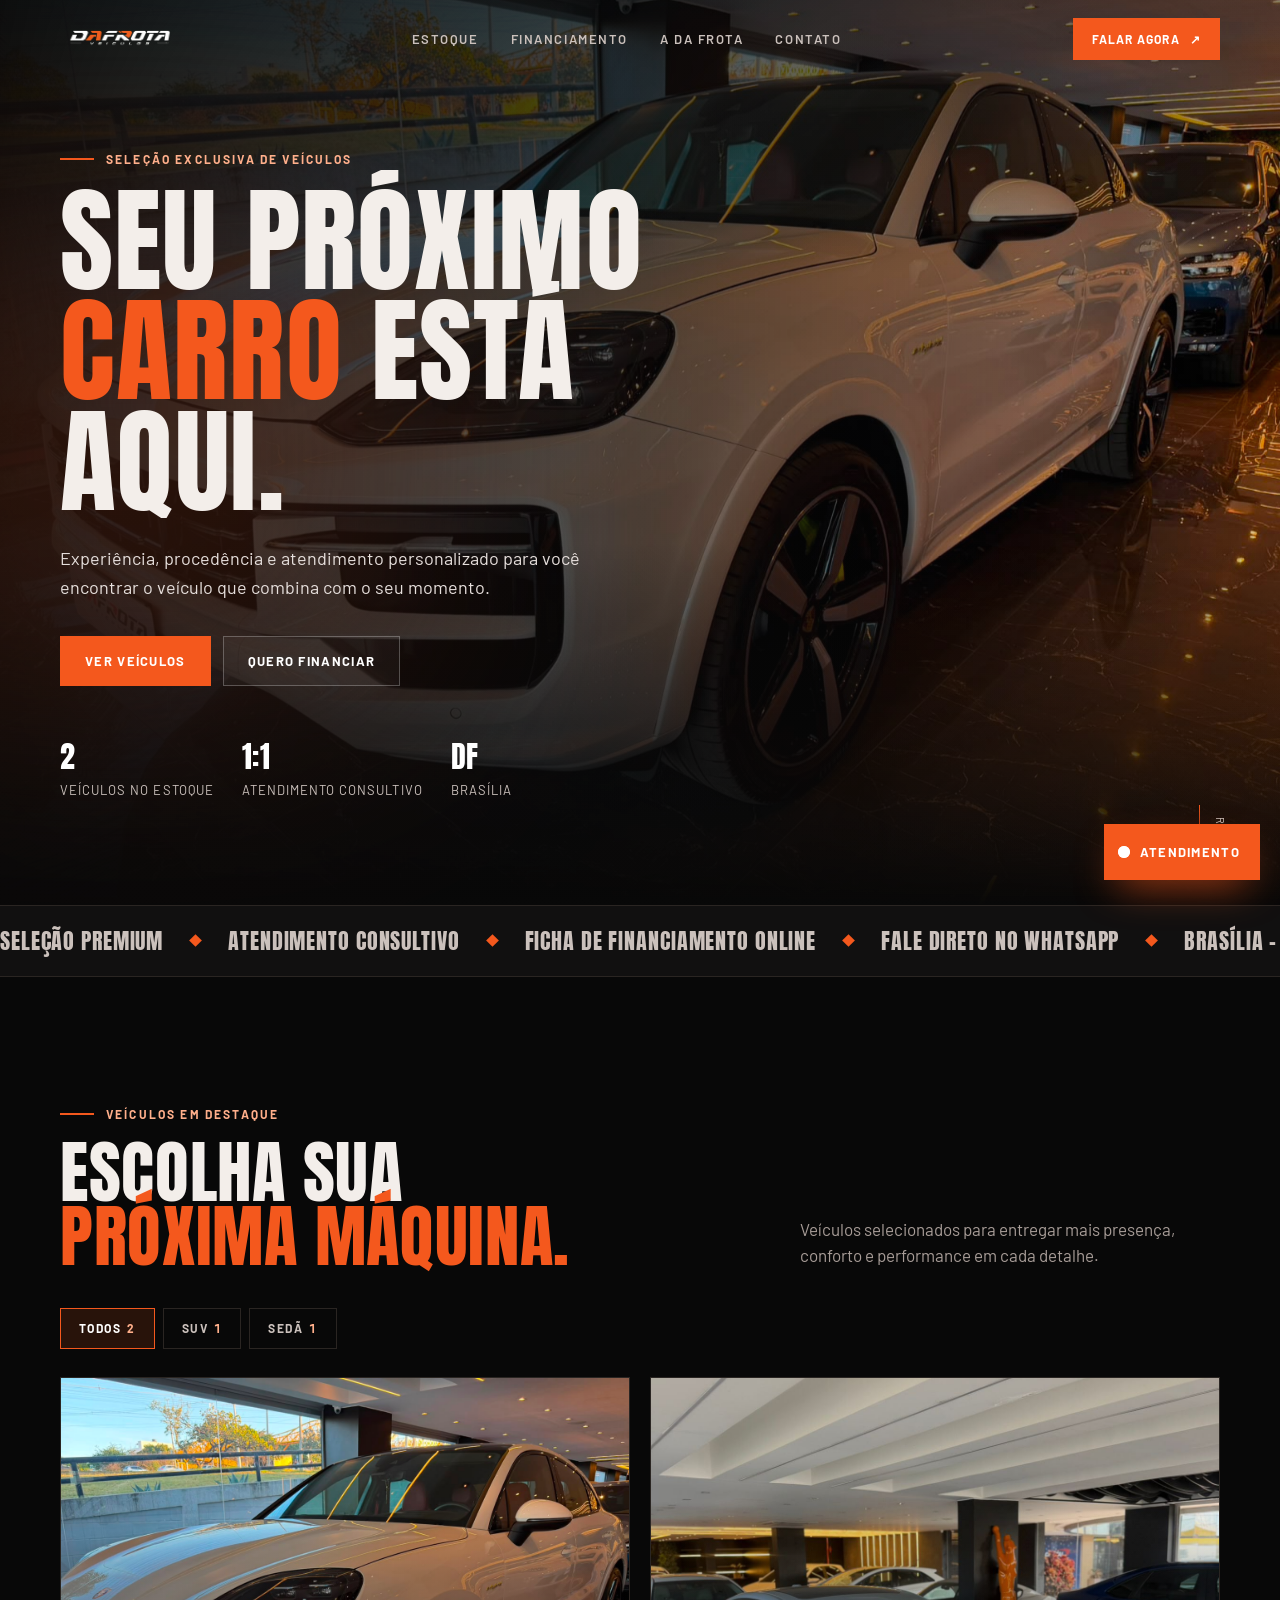
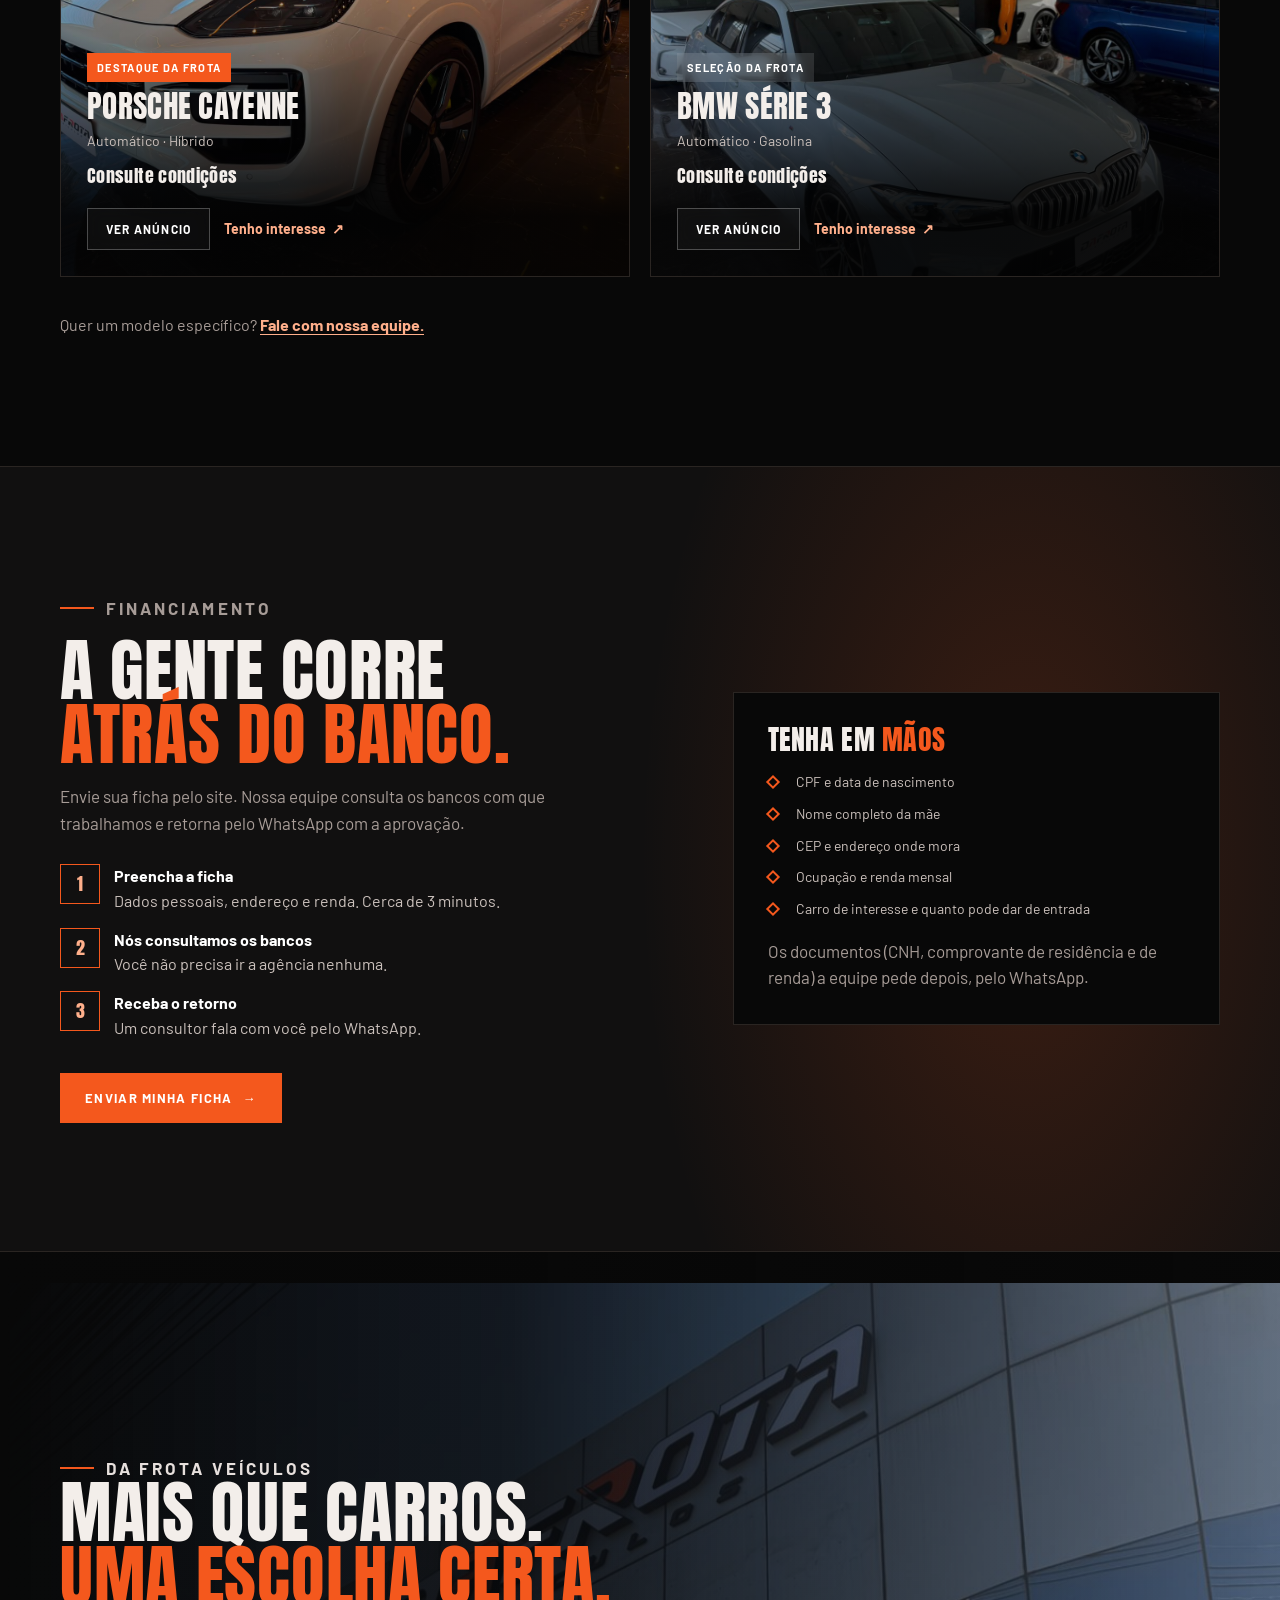
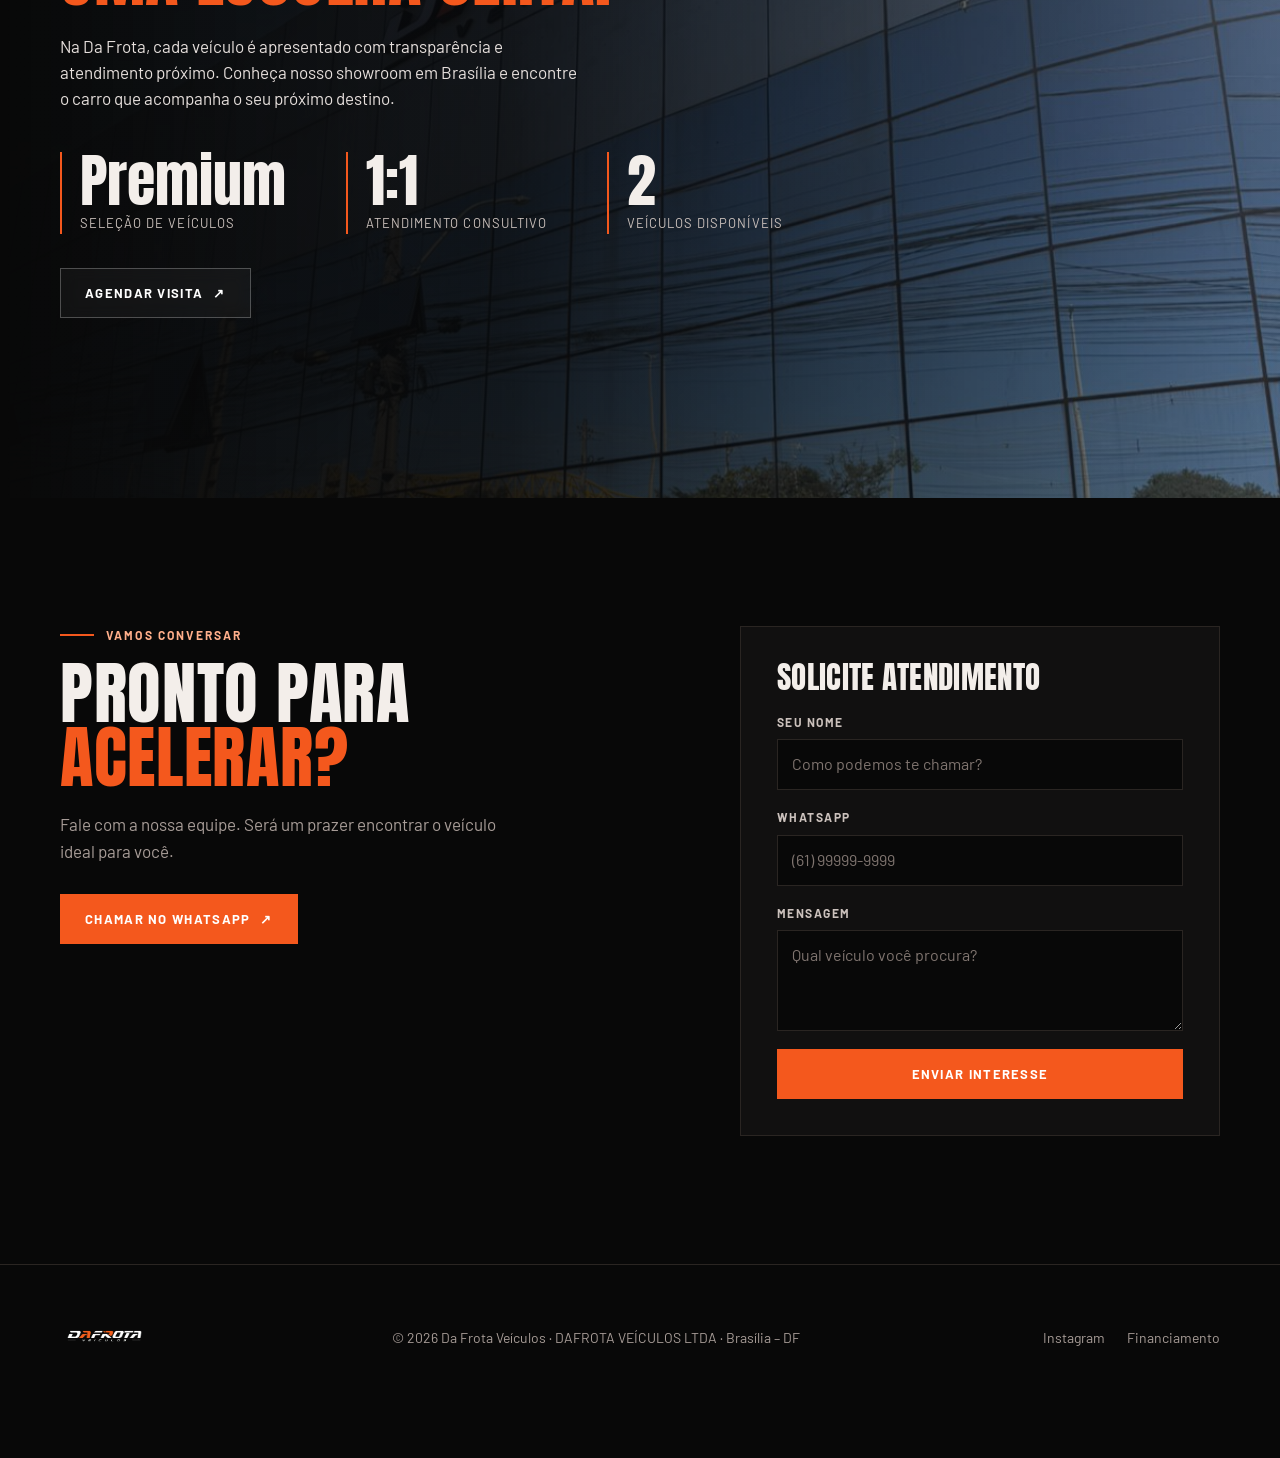
<file: index.html>
<!doctype html>
<html lang="pt-BR">
<head>
<meta charset="utf-8">
<meta name="viewport" content="width=device-width, initial-scale=1, viewport-fit=cover">
<title>Da Frota Veículos | Seminovos premium em Brasília – DF</title>
<link rel="canonical" href="https://dafrotaveiculos.com/">
<meta name="description" content="Veículos selecionados, atendimento consultivo e simulação de financiamento online. Da Frota Veículos, Brasília – DF.">
<meta name="theme-color" content="#080808">
<meta property="og:title" content="Da Frota Veículos">
<meta property="og:description" content="Seu próximo carro começa aqui.">
<meta property="og:image" content="https://dafrotaveiculos.com/img/og.png">
<meta property="og:url" content="https://dafrotaveiculos.com/">
<meta property="og:type" content="website">
<meta property="og:locale" content="pt_BR">
<meta name="twitter:card" content="summary_large_image">
<link rel="icon" href="img/favicon.svg" type="image/svg+xml">
<link rel="preconnect" href="https://fonts.googleapis.com">
<link rel="preconnect" href="https://fonts.gstatic.com" crossorigin>
<link rel="stylesheet" href="https://fonts.googleapis.com/css2?family=Anton&family=Barlow:wght@400;500;600;700&display=swap">
<link rel="stylesheet" href="css/style.css?v=3">
<link rel="preload" as="image" href="img/porsche-cayenne.jpeg">
<script type="application/ld+json">
{
  "@context": "https://schema.org",
  "@type": "AutoDealer",
  "name": "Da Frota Veículos",
  "legalName": "DAFROTA VEÍCULOS LTDA",
  "url": "https://dafrotaveiculos.com/",
  "logo": "https://dafrotaveiculos.com/img/da-frota-logo-white.png",
  "image": "https://dafrotaveiculos.com/img/fachada-da-frota.jpeg",
  "telephone": "+55 61 98603-0907",
  "address": { "@type": "PostalAddress", "addressLocality": "Brasília", "addressRegion": "DF", "addressCountry": "BR" },
  "sameAs": ["https://instagram.com/dafrotaveiculos"]
}
</script>
</head>
<body>
<div class="preloader" aria-hidden="true"><div class="preloader-inner"><img src="img/da-frota-logo-white.png" alt=""><div class="preloader-bar"></div></div></div>
<div class="scroll-progress" aria-hidden="true"></div>

<header class="site-header">
  <nav class="container nav" aria-label="Navegação principal">
    <a href="#inicio" class="brand" aria-label="Da Frota Veículos, início"><img src="img/da-frota-logo-white.png" alt="Da Frota Veículos" width="100" height="38"></a>
    <div class="nav-links" id="nav-links">
      <a href="#estoque">Estoque</a>
      <a href="financiamento.html">Financiamento</a>
      <a href="#empresa">A Da Frota</a>
      <a href="#contato">Contato</a>
    </div>
    <div class="nav-actions">
      <a class="button button-small" data-wa="Olá! Vim pelo site da Da Frota." target="_blank" rel="noreferrer">Falar agora <span aria-hidden="true">↗</span></a>
      <button class="menu-toggle" type="button" aria-label="Abrir menu" aria-expanded="false" aria-controls="nav-links"><span></span></button>
    </div>
  </nav>
</header>

<main>
  <section class="hero" id="inicio">
    <div class="hero-backdrop"><img src="img/porsche-cayenne.jpeg" alt=""></div>
    <div class="hero-glow"></div>
    <div class="speed-lines" aria-hidden="true"><i></i><i></i><i></i><i></i></div>
    <div class="container hero-content">
      <p class="eyebrow">Seleção exclusiva de veículos</p>
      <h1><span class="line"><span>Seu próximo</span></span><span class="line"><span><em>carro</em> está</span></span><span class="line"><span>aqui.</span></span></h1>
      <p class="hero-copy">Experiência, procedência e atendimento personalizado para você encontrar o veículo que combina com o seu momento.</p>
      <div class="button-row">
        <a class="button" href="#estoque">Ver veículos</a>
        <a class="button button-ghost" href="financiamento.html">Quero financiar</a>
      </div>
      <div class="hero-meta">
        <div><b data-count-stock>2</b>veículos no estoque</div>
        <div><b>1:1</b>atendimento consultivo</div>
        <div><b>DF</b>Brasília</div>
      </div>
    </div>
    <p class="scroll-cue" aria-hidden="true">Role</p>
  </section>

  <div class="marquee" aria-hidden="true">
    <div class="marquee-track">
      <span>Seleção premium</span><span>Atendimento consultivo</span><span>Ficha de financiamento online</span><span>Fale direto no WhatsApp</span><span>Brasília – DF</span>
      <span>Seleção premium</span><span>Atendimento consultivo</span><span>Ficha de financiamento online</span><span>Fale direto no WhatsApp</span><span>Brasília – DF</span>
    </div>
  </div>

  <section class="section" id="estoque">
    <div class="container">
      <div class="section-heading">
        <div>
          <p class="eyebrow" data-reveal>Veículos em destaque</p>
          <h2 data-reveal style="--d:.08s">Escolha sua<br><em>próxima máquina.</em></h2>
        </div>
        <p data-reveal style="--d:.16s">Veículos selecionados para entregar mais presença, conforto e performance em cada detalhe.</p>
      </div>
      <div class="filter-row" role="group" aria-label="Filtrar veículos" data-reveal></div>
      <div class="vehicle-grid" aria-live="polite"></div>
      <p class="inventory-note" data-reveal>Quer um modelo específico? <a data-wa="Olá! Estou procurando um veículo específico e gostaria de ajuda." target="_blank" rel="noreferrer">Fale com nossa equipe.</a></p>
    </div>
  </section>

  <section class="finance-band section" id="financiamento">
    <div class="container finance-grid">
      <div>
        <p class="eyebrow" data-reveal>Financiamento</p>
        <h2 data-reveal style="--d:.08s">A gente corre<br><em>atrás do banco.</em></h2>
        <p data-reveal style="--d:.14s">Envie sua ficha pelo site. Nossa equipe consulta os bancos com que trabalhamos e retorna pelo WhatsApp com a aprovação.</p>
        <ol class="steps" data-reveal style="--d:.2s">
          <li><span><b>Preencha a ficha</b>Dados pessoais, endereço e renda. Cerca de 3 minutos.</span></li>
          <li><span><b>Nós consultamos os bancos</b>Você não precisa ir a agência nenhuma.</span></li>
          <li><span><b>Receba o retorno</b>Um consultor fala com você pelo WhatsApp.</span></li>
        </ol>
        <a class="button" href="financiamento.html" data-reveal style="--d:.26s">Enviar minha ficha <span aria-hidden="true">→</span></a>
      </div>
      <div class="finance-checklist" data-reveal="scale" style="--d:.15s">
        <h3>Tenha em <em>mãos</em></h3>
        <ul class="doc-list">
          <li>CPF e data de nascimento</li>
          <li>Nome completo da mãe</li>
          <li>CEP e endereço onde mora</li>
          <li>Ocupação e renda mensal</li>
          <li>Carro de interesse e quanto pode dar de entrada</li>
        </ul>
        <p class="fine-print">Os documentos (CNH, comprovante de residência e de renda) a equipe pede depois, pelo WhatsApp.</p>
      </div>
    </div>
  </section>

  <section class="showroom" id="empresa">
    <div class="showroom-backdrop" data-parallax="0.15"><img src="img/fachada-da-frota.jpeg" alt="Fachada do showroom Da Frota Veículos" loading="lazy"></div>
    <div class="container showroom-content">
      <p class="eyebrow" data-reveal>Da Frota Veículos</p>
      <h2 data-reveal style="--d:.08s">Mais que carros.<br><em>Uma escolha certa.</em></h2>
      <p data-reveal style="--d:.14s">Na Da Frota, cada veículo é apresentado com transparência e atendimento próximo. Conheça nosso showroom em Brasília e encontre o carro que acompanha o seu próximo destino.</p>
      <div class="stats" aria-label="Diferenciais da Da Frota">
        <div data-reveal style="--d:.2s"><strong>Premium</strong><span>Seleção de veículos</span></div>
        <div data-reveal style="--d:.28s"><strong>1:1</strong><span>Atendimento consultivo</span></div>
        <div data-reveal style="--d:.36s"><strong data-countup data-count-stock>2</strong><span>Veículos disponíveis</span></div>
      </div>
      <div class="button-row" style="animation:none">
        <a class="button button-ghost" data-wa="Olá! Quero agendar uma visita na Da Frota." target="_blank" rel="noreferrer" data-reveal style="--d:.4s">Agendar visita <span aria-hidden="true">↗</span></a>
      </div>
    </div>
  </section>

  <section class="section" id="contato">
    <div class="container contact-grid">
      <div>
        <p class="eyebrow" data-reveal>Vamos conversar</p>
        <h2 data-reveal style="--d:.08s">Pronto para<br><em>acelerar?</em></h2>
        <p class="contact-copy" data-reveal style="--d:.14s">Fale com a nossa equipe. Será um prazer encontrar o veículo ideal para você.</p>
        <a class="button" data-wa="Olá! Quero falar com um consultor da Da Frota." target="_blank" rel="noreferrer" data-reveal style="--d:.2s">Chamar no WhatsApp <span aria-hidden="true">↗</span></a>
      </div>
      <form class="form-card" id="lead-form" novalidate data-reveal="scale" style="--d:.1s">
        <h3>Solicite atendimento</h3>
        <label class="field"><span>Seu nome</span><input id="lf-name" name="name" required autocomplete="name" placeholder="Como podemos te chamar?"></label>
        <label class="field"><span>WhatsApp</span><input id="lf-phone" name="phone" required inputmode="tel" autocomplete="tel" placeholder="(61) 99999-9999"></label>
        <label class="field"><span>Mensagem</span><textarea id="lf-message" name="message" rows="3" placeholder="Qual veículo você procura?"></textarea></label>
        <button class="button" type="submit">Enviar interesse</button>
        <p class="form-success" hidden>✓ Recebemos seu interesse. Nossa equipe retornará em breve.</p>
      </form>
    </div>
  </section>
</main>

<footer class="footer">
  <div class="container footer-content">
    <img src="img/da-frota-logo-white.png" alt="Da Frota Veículos" width="90" height="34">
    <p>© <span data-year>2026</span> Da Frota Veículos · DAFROTA VEÍCULOS LTDA · Brasília – DF</p>
    <nav aria-label="Rodapé">
      <a data-ig target="_blank" rel="noreferrer">Instagram</a>
      <a href="financiamento.html">Financiamento</a>
    </nav>
  </div>
</footer>

<aside class="chat" aria-label="Atendimento Da Frota">
  <div class="chat-header">
    <div><strong>Atendimento Da Frota</strong><span>Responde em poucos minutos</span></div>
    <button type="button" class="chat-close" aria-label="Fechar atendimento">×</button>
  </div>
  <div class="chat-messages" aria-live="polite"></div>
  <form class="chat-form">
    <input id="chat-input" placeholder="Digite sua mensagem..." aria-label="Mensagem para o atendimento" autocomplete="off">
    <button type="submit" aria-label="Enviar mensagem">→</button>
  </form>
</aside>
<button class="chat-toggle" type="button" aria-label="Abrir atendimento"><span class="pulse"></span>Atendimento</button>

<script src="js/store.js?v=3"></script>
<script src="js/main.js?v=3"></script>
</body>
</html>
</file>
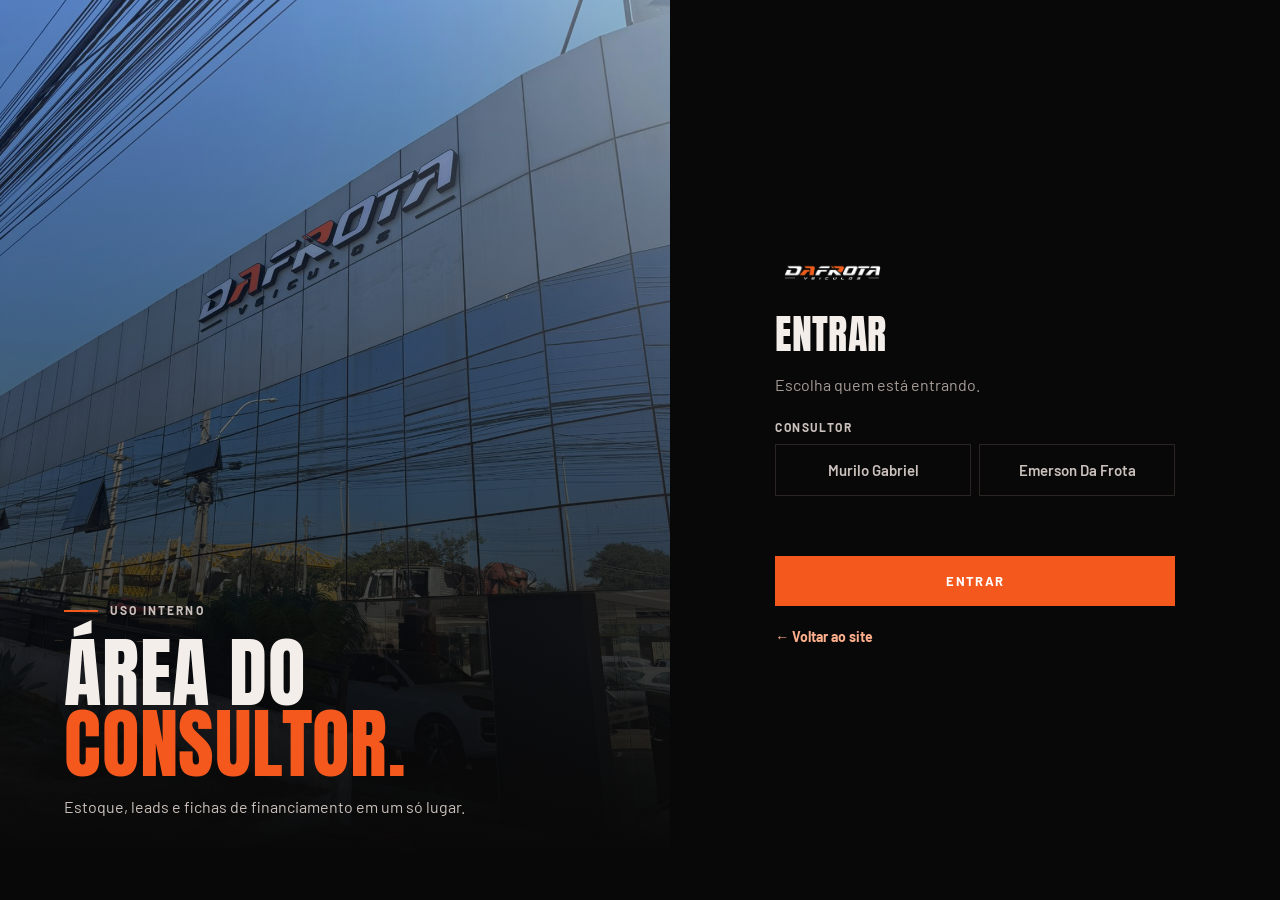
<file: consultor.html>
<!doctype html>
<html lang="pt-BR">
<head>
<meta charset="utf-8">
<meta name="viewport" content="width=device-width, initial-scale=1, viewport-fit=cover">
<title>Área do Consultor Da Frota</title>
<meta name="robots" content="noindex, nofollow">
<meta name="theme-color" content="#080808">
<link rel="icon" href="img/favicon.svg" type="image/svg+xml">
<link rel="preconnect" href="https://fonts.googleapis.com">
<link rel="preconnect" href="https://fonts.gstatic.com" crossorigin>
<link rel="stylesheet" href="https://fonts.googleapis.com/css2?family=Anton&family=Barlow:wght@400;500;600;700&display=swap">
<link rel="stylesheet" href="css/style.css?v=3">
<link rel="stylesheet" href="css/consultor.css?v=3">
</head>
<body class="admin">

<!-- Login -->
<div class="login-wrap" id="login" hidden>
  <div class="login-art">
    <img class="bg" src="img/fachada-da-frota.jpeg" alt="">
    <p class="eyebrow">Uso interno</p>
    <h1>Área do<br><em>consultor.</em></h1>
    <p>Estoque, leads e fichas de financiamento em um só lugar.</p>
  </div>
  <div class="login-panel">
    <form class="login-card" id="login-form" novalidate>
      <img src="img/da-frota-logo-white.png" alt="Da Frota Veículos" width="115" height="44">
      <h2 id="login-title">Entrar</h2>
      <p id="login-sub">Escolha quem está entrando.</p>
      <div class="field"><span class="field-label" id="user-label">Consultor</span><div class="chips user-pick" id="user-pick" role="group" aria-labelledby="user-label"></div></div>
      <label class="field" id="pass-field" hidden><span>Senha</span>
        <div class="pass-wrap"><input id="pass" type="password" autocomplete="current-password" placeholder="••••••••"><button type="button" id="show-pass">Mostrar</button></div>
      </label>
      <label class="field" id="code-field" hidden><span>Código de ativação</span><input id="code" autocomplete="off" autocapitalize="characters" placeholder="DF-XXXX-XXXX"><small>Está no arquivo de instruções que veio com o site.</small></label>
      <label class="field" id="pass2-field" hidden><span>Confirme a senha</span><input id="pass2" type="password" autocomplete="new-password" placeholder="••••••••"></label>
      <p class="error" id="login-error" role="alert"></p>
      <button class="button button-block" type="submit" id="login-btn">Entrar</button>
      <a class="text-link" href="index.html">← Voltar ao site</a>
    </form>
  </div>
</div>

<!-- Painel -->
<div class="app" id="app" hidden>
  <aside class="sidebar" id="sidebar">
    <img class="logo" src="img/da-frota-logo-white.png" alt="Da Frota Veículos" width="90" height="34">
    <button class="side-link" data-view="painel"><svg viewBox="0 0 24 24" fill="none" stroke="currentColor" stroke-width="2"><path d="M3 13h8V3H3zM13 21h8V11h-8zM3 21h8v-6H3zM13 3v6h8V3z"/></svg>Painel</button>
    <button class="side-link" data-view="leads"><svg viewBox="0 0 24 24" fill="none" stroke="currentColor" stroke-width="2"><path d="M16 21v-2a4 4 0 0 0-4-4H6a4 4 0 0 0-4 4v2M9 11a4 4 0 1 0 0-8 4 4 0 0 0 0 8zM22 21v-2a4 4 0 0 0-3-3.9M16 3.1a4 4 0 0 1 0 7.8"/></svg>Leads<span class="pill count" id="badge-leads" hidden></span></button>
    <button class="side-link" data-view="financiamento"><svg viewBox="0 0 24 24" fill="none" stroke="currentColor" stroke-width="2"><rect x="4" y="2" width="16" height="20" rx="1"/><path d="M8 6h8M8 10h2M14 10h2M8 14h2M14 14h2M8 18h2M14 18h2"/></svg>Fichas</button>
    <button class="side-link" data-view="estoque"><svg viewBox="0 0 24 24" fill="none" stroke="currentColor" stroke-width="2"><path d="M5 17h14M3 17v-4l2-5h14l2 5v4M7 17v2M17 17v2"/><circle cx="7.5" cy="13.5" r="1"/><circle cx="16.5" cy="13.5" r="1"/></svg>Estoque</button>
    <button class="side-link" data-view="financeiro"><svg viewBox="0 0 24 24" fill="none" stroke="currentColor" stroke-width="2"><path d="M12 2v20M17 5H9.5a3.5 3.5 0 0 0 0 7h5a3.5 3.5 0 0 1 0 7H6"/></svg>Financeiro</button>
    <button class="side-link" data-view="config"><svg viewBox="0 0 24 24" fill="none" stroke="currentColor" stroke-width="2"><circle cx="12" cy="12" r="3"/><path d="M19.4 15a1.7 1.7 0 0 0 .3 1.8l.1.1a2 2 0 1 1-2.8 2.8l-.1-.1a1.7 1.7 0 0 0-1.8-.3 1.7 1.7 0 0 0-1 1.5V21a2 2 0 1 1-4 0v-.1a1.7 1.7 0 0 0-1.1-1.5 1.7 1.7 0 0 0-1.8.3l-.1.1a2 2 0 1 1-2.8-2.8l.1-.1a1.7 1.7 0 0 0 .3-1.8 1.7 1.7 0 0 0-1.5-1H3a2 2 0 1 1 0-4h.1a1.7 1.7 0 0 0 1.5-1.1 1.7 1.7 0 0 0-.3-1.8l-.1-.1a2 2 0 1 1 2.8-2.8l.1.1a1.7 1.7 0 0 0 1.8.3H9a1.7 1.7 0 0 0 1-1.5V3a2 2 0 1 1 4 0v.1a1.7 1.7 0 0 0 1 1.5 1.7 1.7 0 0 0 1.8-.3l.1-.1a2 2 0 1 1 2.8 2.8l-.1.1a1.7 1.7 0 0 0-.3 1.8V9a1.7 1.7 0 0 0 1.5 1H21a2 2 0 1 1 0 4h-.1a1.7 1.7 0 0 0-1.5 1z"/></svg>Configurações</button>
    <div class="spacer"></div>
    <a class="side-link" href="index.html" target="_blank" rel="noreferrer"><svg viewBox="0 0 24 24" fill="none" stroke="currentColor" stroke-width="2"><path d="M18 13v6a2 2 0 0 1-2 2H5a2 2 0 0 1-2-2V8a2 2 0 0 1 2-2h6M15 3h6v6M10 14 21 3"/></svg>Ver site</a>
    <button class="side-link" id="logout"><svg viewBox="0 0 24 24" fill="none" stroke="currentColor" stroke-width="2"><path d="M9 21H5a2 2 0 0 1-2-2V5a2 2 0 0 1 2-2h4M16 17l5-5-5-5M21 12H9"/></svg>Sair</button>
    <p class="side-foot">Da Frota Veículos · Painel v2</p>
  </aside>
  <div class="main">
    <header class="topbar">
      <button class="side-toggle" id="side-toggle" aria-label="Abrir menu"><svg width="20" height="20" viewBox="0 0 24 24" fill="none" stroke="currentColor" stroke-width="2"><path d="M3 6h18M3 12h18M3 18h18"/></svg></button>
      <h1 id="view-title">Painel</h1>
      <span class="grow"></span>
      <span class="who" id="today"></span>
      <span class="me"><span class="avatar" id="me-avatar" aria-hidden="true"></span><span id="me-name"></span></span>
      <button class="button button-small" id="top-new">+ Novo veículo</button>
    </header>
    <div class="content" id="view"></div>
  </div>
</div>

<script src="js/store.js?v=3"></script>
<script src="js/financeiro.js?v=3"></script>
<script src="js/consultor.js?v=3"></script>
</body>
</html>
</file>
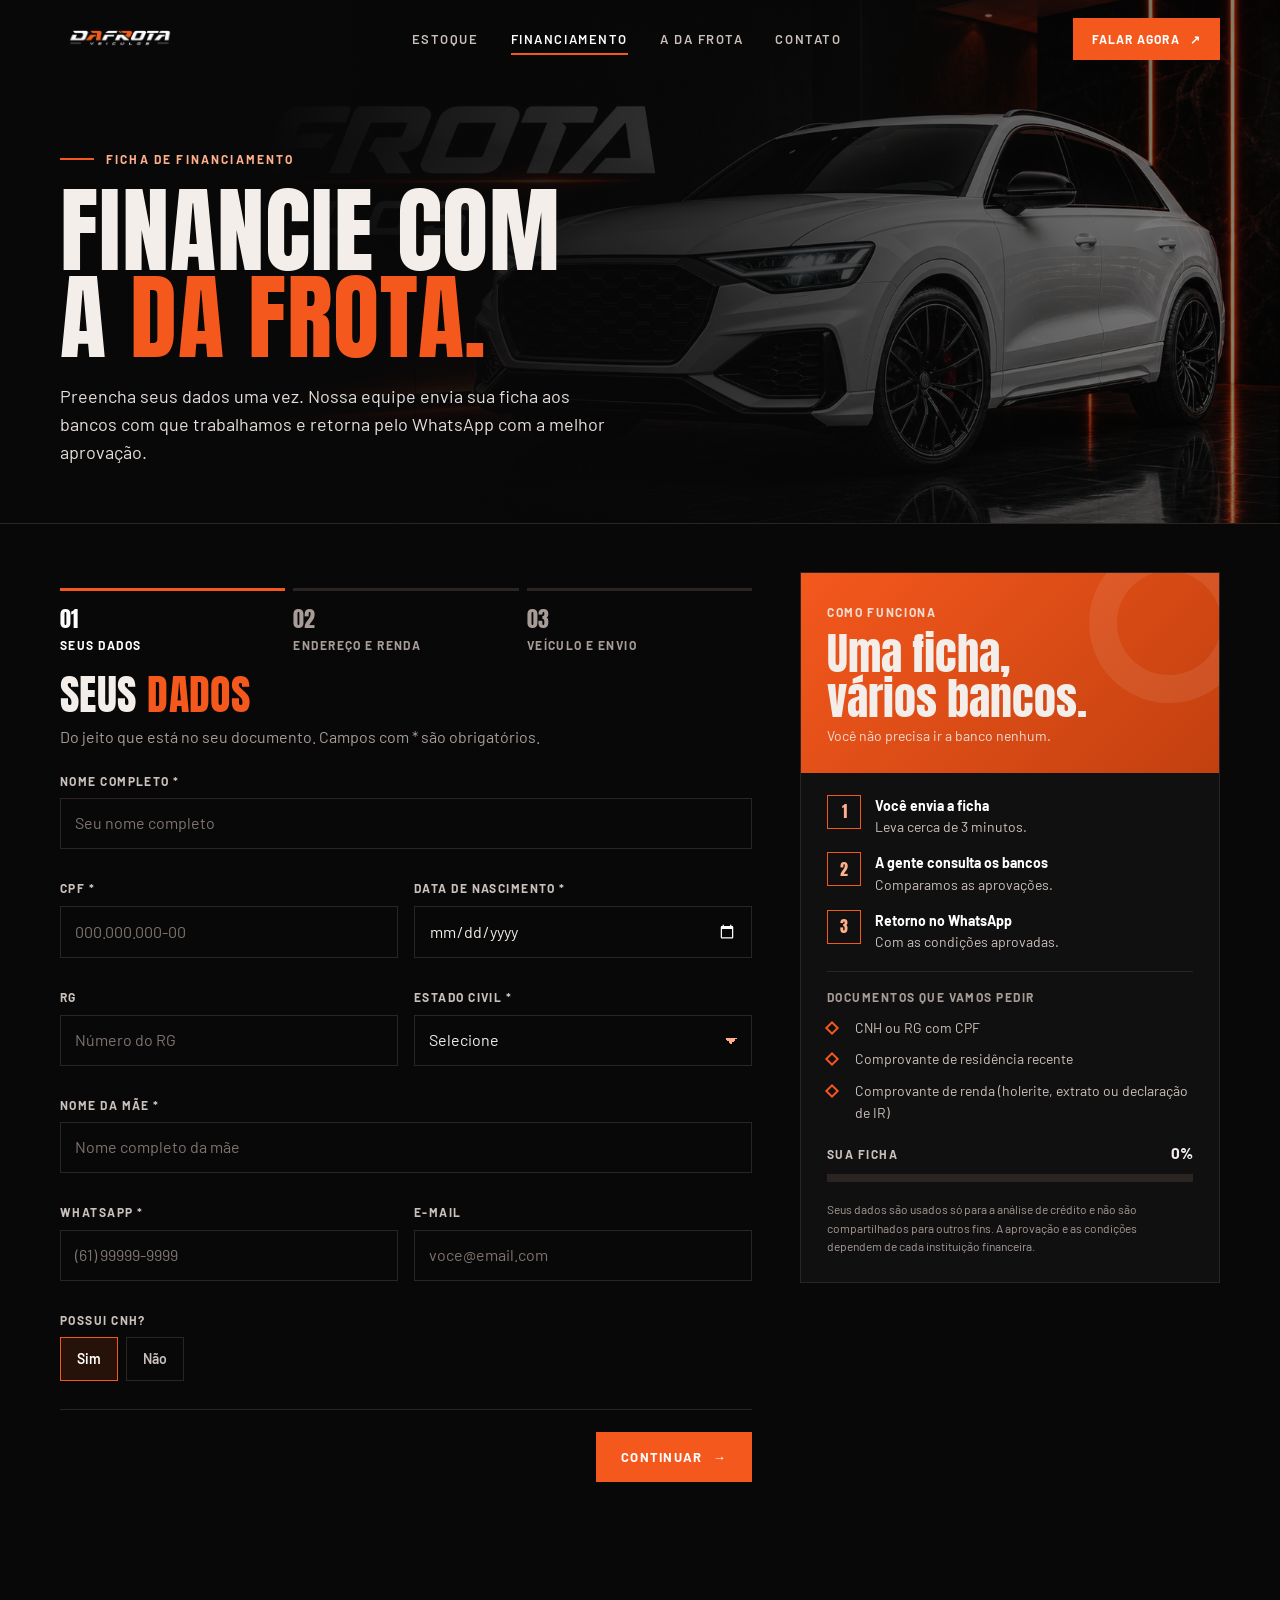
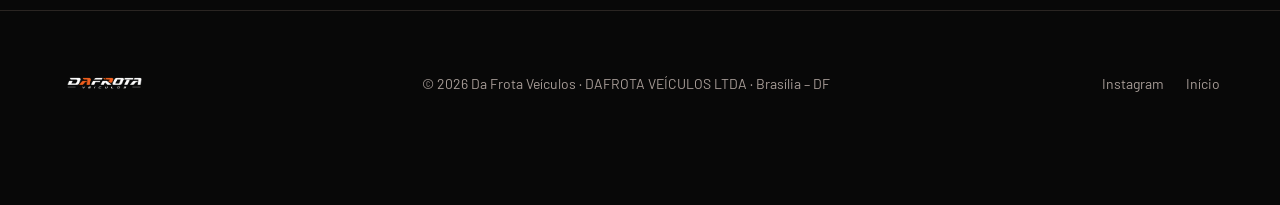
<file: financiamento.html>
<!doctype html>
<html lang="pt-BR">
<head>
<meta charset="utf-8">
<meta name="viewport" content="width=device-width, initial-scale=1, viewport-fit=cover">
<title>Ficha de Financiamento Da Frota</title>
<meta name="description" content="Envie seus dados para a Da Frota Veículos fazer a análise do seu financiamento nos bancos parceiros.">
<meta name="theme-color" content="#080808">
<meta property="og:title" content="Financie seu carro | Da Frota Veículos">
<meta property="og:image" content="https://dafrotaveiculos.com/img/og.png">
<link rel="canonical" href="https://dafrotaveiculos.com/financiamento.html">
<link rel="icon" href="img/favicon.svg" type="image/svg+xml">
<link rel="preconnect" href="https://fonts.googleapis.com">
<link rel="preconnect" href="https://fonts.gstatic.com" crossorigin>
<link rel="stylesheet" href="https://fonts.googleapis.com/css2?family=Anton&family=Barlow:wght@400;500;600;700&display=swap">
<link rel="stylesheet" href="css/style.css?v=3">
</head>
<body>
<div class="scroll-progress" aria-hidden="true"></div>
<header class="site-header">
  <nav class="container nav" aria-label="Navegação principal">
    <a href="index.html" class="brand" aria-label="Da Frota Veículos, início"><img src="img/da-frota-logo-white.png" alt="Da Frota Veículos" width="120" height="46"></a>
    <div class="nav-links" id="nav-links">
      <a href="index.html#estoque">Estoque</a>
      <a href="financiamento.html" class="active" aria-current="page">Financiamento</a>
      <a href="index.html#empresa">A Da Frota</a>
      <a href="index.html#contato">Contato</a>
    </div>
    <div class="nav-actions">
      <a class="button button-small" data-wa="Olá! Tenho uma dúvida sobre financiamento." target="_blank" rel="noreferrer">Falar agora <span aria-hidden="true">↗</span></a>
      <button class="menu-toggle" type="button" aria-label="Abrir menu" aria-expanded="false" aria-controls="nav-links"><span></span></button>
    </div>
  </nav>
</header>

<main>
  <section class="page-hero">
    <div class="container">
      <p class="eyebrow">Ficha de financiamento</p>
      <h1><span class="line"><span>Financie com</span></span><span class="line"><span>a <em>Da Frota.</em></span></span></h1>
      <p class="lead">Preencha seus dados uma vez. Nossa equipe envia sua ficha aos bancos com que trabalhamos e retorna pelo WhatsApp com a melhor aprovação.</p>
    </div>
  </section>

  <section class="section" style="padding-top:48px">
    <div class="container sim-layout">
      <form id="ficha" novalidate>
        <ol class="stepper" aria-label="Etapas da ficha">
          <li class="current"><button type="button" data-goto="1"><small>01</small>Seus dados</button></li>
          <li><button type="button" data-goto="2"><small>02</small>Endereço e renda</button></li>
          <li><button type="button" data-goto="3"><small>03</small>Veículo e envio</button></li>
        </ol>

        <!-- Etapa 1 -->
        <div class="step-panel" data-step="1">
          <h2>Seus <em>dados</em></h2>
          <p class="hint">Do jeito que está no seu documento. Campos com * são obrigatórios.</p>
          <label class="field" id="f-nome"><span>Nome completo *</span><input id="nome" autocomplete="name" placeholder="Seu nome completo"><small class="error"></small></label>
          <div class="field-row">
            <label class="field" id="f-cpf"><span>CPF *</span><input id="cpf" inputmode="numeric" placeholder="000.000.000-00"><small class="error"></small></label>
            <label class="field" id="f-nasc"><span>Data de nascimento *</span><input id="nasc" type="date"><small class="error"></small></label>
          </div>
          <div class="field-row">
            <label class="field" id="f-rg"><span>RG</span><input id="rg" placeholder="Número do RG"><small class="error"></small></label>
            <label class="field" id="f-civil"><span>Estado civil *</span>
              <select id="civil"><option value="">Selecione</option><option>Solteiro(a)</option><option>Casado(a)</option><option>União estável</option><option>Divorciado(a)</option><option>Viúvo(a)</option></select><small class="error"></small></label>
          </div>
          <label class="field" id="f-mae"><span>Nome da mãe *</span><input id="mae" placeholder="Nome completo da mãe"><small class="error"></small></label>
          <div class="field-row">
            <label class="field" id="f-whats"><span>WhatsApp *</span><input id="whats" inputmode="tel" autocomplete="tel" placeholder="(61) 99999-9999"><small class="error"></small></label>
            <label class="field" id="f-email"><span>E-mail</span><input id="email" type="email" autocomplete="email" placeholder="voce@email.com"><small class="error"></small></label>
          </div>
          <div class="field">
            <span class="field-label" id="cnh-label">Possui CNH?</span>
            <div class="chips" role="group" aria-labelledby="cnh-label" data-chipgroup="cnh">
              <button type="button" class="chip" data-val="Sim" aria-pressed="true">Sim</button>
              <button type="button" class="chip" data-val="Não" aria-pressed="false">Não</button>
            </div>
          </div>
          <div class="step-actions"><span></span><button class="button" type="button" data-next="2">Continuar <span aria-hidden="true">→</span></button></div>
        </div>

        <!-- Etapa 2 -->
        <div class="step-panel" data-step="2" hidden>
          <h2>Endereço e <em>renda</em></h2>
          <p class="hint">Digite o CEP que preenchemos o resto do endereço.</p>
          <div class="field-row">
            <label class="field" id="f-cep"><span>CEP *</span><input id="cep" inputmode="numeric" autocomplete="postal-code" placeholder="00000-000"><small class="error"></small></label>
            <label class="field" id="f-moradia"><span>Moradia *</span>
              <select id="moradia"><option value="">Selecione</option><option>Própria</option><option>Alugada</option><option>Financiada</option><option>Mora com a família</option><option>Funcional / Cedida</option></select><small class="error"></small></label>
          </div>
          <label class="field" id="f-rua"><span>Endereço *</span><input id="rua" autocomplete="address-line1" placeholder="Rua, quadra, conjunto…"><small class="error"></small></label>
          <div class="field-row">
            <label class="field" id="f-numero"><span>Número *</span><input id="numero" placeholder="Nº ou lote"><small class="error"></small></label>
            <label class="field"><span>Complemento</span><input id="compl" placeholder="Apto, bloco…"></label>
          </div>
          <div class="field-row">
            <label class="field" id="f-bairro"><span>Bairro *</span><input id="bairro"><small class="error"></small></label>
            <label class="field" id="f-cidade"><span>Cidade / UF *</span><input id="cidade" placeholder="Brasília / DF"><small class="error"></small></label>
          </div>
          <label class="field"><span>Mora no endereço há quanto tempo?</span>
            <select id="tempo-res"><option value="">Selecione</option><option>Menos de 1 ano</option><option>1 a 3 anos</option><option>3 a 5 anos</option><option>Mais de 5 anos</option></select></label>

          <p class="compare-title" style="margin:10px 0 -6px">Trabalho e renda</p>
          <div class="field-row">
            <label class="field" id="f-ocup"><span>Ocupação *</span>
              <select id="ocupacao">
                <option value="">Selecione</option><option>Assalariado (CLT)</option><option>Servidor público</option><option>Militar</option>
                <option>Autônomo / Profissional liberal</option><option>Empresário</option><option>Aposentado / Pensionista</option><option>Outro</option>
              </select><small class="error"></small></label>
            <label class="field" id="f-renda"><span>Renda mensal *</span><div class="money"><input id="renda" inputmode="numeric" placeholder="8.000"></div><small class="error"></small></label>
          </div>
          <div class="field-row">
            <label class="field"><span>Empresa / órgão onde trabalha</span><input id="empresa" placeholder="Nome da empresa"></label>
            <label class="field"><span>Cargo / profissão</span><input id="cargo" placeholder="Ex.: Analista"></label>
          </div>
          <div class="field-row">
            <label class="field"><span>Tempo nesse trabalho</span>
              <select id="tempo-emp"><option value="">Selecione</option><option>Menos de 6 meses</option><option>6 meses a 1 ano</option><option>1 a 3 anos</option><option>Mais de 3 anos</option></select></label>
            <label class="field"><span>Outras rendas (opcional)</span><div class="money"><input id="outra-renda" inputmode="numeric" placeholder="0"></div></label>
          </div>
          <div class="step-actions"><button class="button button-ghost" type="button" data-next="1">← Voltar</button><button class="button" type="button" data-next="3">Continuar <span aria-hidden="true">→</span></button></div>
        </div>

        <!-- Etapa 3 -->
        <div class="step-panel" data-step="3" hidden>
          <h2>Veículo e <em>envio</em></h2>
          <p class="hint">Escolha um carro do estoque ou diga qual você procura.</p>
          <div class="vehicle-pick" id="vehicle-pick" role="group" aria-label="Veículos do estoque"></div>
          <div class="field-row">
            <label class="field" id="f-modelo"><span>Veículo de interesse *</span><input id="modelo" placeholder="Ex.: Toyota Corolla XEi 2022"><small class="error"></small></label>
            <label class="field"><span>Valor do veículo</span><div class="money"><input id="valor" inputmode="numeric" placeholder="Se souber"></div></label>
          </div>
          <div class="field-row">
            <label class="field" id="f-entrada"><span>Quanto pode dar de entrada?</span><div class="money"><input id="entrada" inputmode="numeric" placeholder="0"></div><small class="error"></small></label>
            <label class="field"><span>Prazo que prefere</span>
              <select id="prazo"><option value="">Ainda não sei</option><option>12 meses</option><option>24 meses</option><option>36 meses</option><option>48 meses</option><option>60 meses</option></select></label>
          </div>
          <div class="field">
            <span class="field-label" id="troca-label">Tem carro para dar na troca?</span>
            <div class="chips" role="group" aria-labelledby="troca-label" data-chipgroup="troca">
              <button type="button" class="chip" data-val="Não" aria-pressed="true">Não</button>
              <button type="button" class="chip" data-val="Sim" aria-pressed="false">Sim</button>
            </div>
          </div>
          <label class="field" id="f-troca" hidden><span>Qual carro? (modelo, ano e km)</span><input id="troca-modelo" placeholder="Ex.: Honda HR-V EXL 2019, 60.000 km"></label>
          <label class="field"><span>Observações</span><textarea id="obs" rows="3" placeholder="Melhor horário para contato, dúvidas…"></textarea></label>
          <label class="check" id="f-lgpd"><input type="checkbox" id="lgpd"><span>Autorizo a Da Frota Veículos a usar meus dados para contato e a enviá-los a instituições financeiras para análise de crédito, conforme a LGPD (Lei 13.709/2018).</span></label>
          <div class="step-actions"><button class="button button-ghost" type="button" data-next="2">← Voltar</button><button class="button" type="submit">Enviar minha ficha</button></div>
        </div>

        <!-- Concluído -->
        <div class="success-card" id="done" hidden>
          <div class="success-mark" aria-hidden="true">✓</div>
          <h2 id="done-title">Ficha <em>recebida!</em></h2>
          <p class="hint" id="done-txt" style="margin:0"></p>
          <div class="button-row" style="animation:none;margin-top:0">
            <a class="button" id="done-wa" target="_blank" rel="noreferrer">Avisar no WhatsApp ↗</a>
            <a class="button button-ghost" href="index.html#estoque">Ver estoque</a>
          </div>
        </div>
      </form>

      <aside class="result-panel" aria-label="Como funciona">
        <div class="result-top">
          <span>Como funciona</span>
          <strong style="font-size:clamp(34px,4vw,44px);line-height:1.02">Uma ficha,<br>vários bancos.</strong>
          <p>Você não precisa ir a banco nenhum.</p>
        </div>
        <div class="result-body">
          <ol class="steps" style="margin:0">
            <li><span><b>Você envia a ficha</b>Leva cerca de 3 minutos.</span></li>
            <li><span><b>A gente consulta os bancos</b>Comparamos as aprovações.</span></li>
            <li><span><b>Retorno no WhatsApp</b>Com as condições aprovadas.</span></li>
          </ol>
          <div class="compare">
            <p class="compare-title">Documentos que vamos pedir</p>
            <ul class="doc-list">
              <li>CNH ou RG com CPF</li>
              <li>Comprovante de residência recente</li>
              <li>Comprovante de renda (holerite, extrato ou declaração de IR)</li>
            </ul>
          </div>
          <div class="income-meter">
            <div class="range-head"><span class="field-label">Sua ficha</span><b id="progress-txt">0%</b></div>
            <div class="track"><i id="progress-bar"></i></div>
          </div>
          <p class="fine-print">Seus dados são usados só para a análise de crédito e não são compartilhados para outros fins. A aprovação e as condições dependem de cada instituição financeira.</p>
        </div>
      </aside>
    </div>
  </section>
</main>

<footer class="footer">
  <div class="container footer-content">
    <img src="img/da-frota-logo-white.png" alt="Da Frota Veículos" width="90" height="34">
    <p>© <span data-year>2026</span> Da Frota Veículos · DAFROTA VEÍCULOS LTDA · Brasília – DF</p>
    <nav aria-label="Rodapé">
      <a data-ig target="_blank" rel="noreferrer">Instagram</a>
      <a href="index.html">Início</a>
    </nav>
  </div>
</footer>

<script src="js/store.js?v=3"></script>
<script src="js/financiamento.js?v=3"></script>
</body>
</html>
</file>
<file: css/style.css>
/* Da Frota Veículos — tema único escuro (identidade da marca: preto showroom + laranja Da Frota)
   Layout: blocos de largura total com conteúdo em container de 1240px, títulos condensados em caixa alta. */
:root {
  --ink: #080808;
  --panel: #111010;
  --panel-2: #171312;
  --line: #2a2522;
  --line-soft: #ffffff14;
  --text: #f3eeea;
  --muted: #a79c97;
  --soft: #cbc1bc;
  --orange: #f4581d;
  --orange-light: #ff7a47;
  --orange-pale: #ffaf8b;
  --ok: #56cb86;
  --warn: #f2b84b;
  --danger: #ff5d5d;
  --display: "Anton", Impact, "Arial Narrow", sans-serif;
  --body: "Barlow", "Segoe UI", Arial, sans-serif;
  --ease: cubic-bezier(.22, 1, .36, 1);
  --gutter: clamp(16px, 4vw, 40px);
  color-scheme: dark;
}

*, *::before, *::after { box-sizing: border-box; }
html { scroll-behavior: smooth; scroll-padding-top: 90px; -webkit-text-size-adjust: 100%; }
body {
  margin: 0;
  background: var(--ink);
  color: var(--text);
  font-family: var(--body);
  font-size: 16px;
  line-height: 1.55;
  overflow-x: hidden;
  -webkit-font-smoothing: antialiased;
}
img { max-width: 100%; display: block; }
a { color: inherit; text-decoration: none; }
button, input, select, textarea { font: inherit; color: inherit; }
:focus-visible { outline: 2px solid var(--orange-light); outline-offset: 3px; }
::selection { background: var(--orange); color: #fff; }
[hidden] { display: none !important; }

.container { width: 100%; max-width: 1240px; margin-inline: auto; padding-inline: var(--gutter); }
.section { padding-block: clamp(72px, 10vw, 128px); }

h1, h2, h3 {
  font-family: var(--display);
  font-weight: 400;
  text-transform: uppercase;
  letter-spacing: .01em;
  line-height: .92;
  margin: 0;
  text-wrap: balance;
}
h1 { font-size: clamp(54px, 9vw, 128px); }
h2 { font-size: clamp(42px, 5.4vw, 76px); }
h3 { font-size: clamp(24px, 2.4vw, 32px); }
h1 em, h2 em, h3 em { color: var(--orange); font-style: normal; }

.eyebrow {
  display: flex; align-items: center; gap: 12px;
  margin: 0 0 18px;
  color: var(--orange-pale);
  font-size: 12px; font-weight: 700;
  letter-spacing: .18em; text-transform: uppercase;
}
.eyebrow::before { content: ""; width: 34px; height: 2px; background: var(--orange); transform-origin: left; }

/* ---------- Botões ---------- */
.button {
  position: relative; overflow: hidden; isolation: isolate;
  display: inline-flex; align-items: center; justify-content: center; gap: 10px;
  min-height: 50px; padding: 0 24px;
  border: 1px solid var(--orange); background: var(--orange); color: #fff;
  font-size: 13px; font-weight: 700; letter-spacing: .1em; text-transform: uppercase;
  cursor: pointer; white-space: nowrap;
  transition: transform .25s var(--ease), box-shadow .25s, background .25s, border-color .25s;
}
.button::after {
  content: ""; position: absolute; inset: 0; z-index: -1;
  background: linear-gradient(110deg, transparent 30%, #ffffff55 50%, transparent 70%);
  transform: translateX(-120%); transition: transform .7s var(--ease);
}
.button:hover { transform: translateY(-2px); box-shadow: 0 14px 34px -12px #f4581dcc; background: var(--orange-light); }
.button:hover::after { transform: translateX(120%); }
.button:active { transform: translateY(0) scale(.98); }
.button-ghost { background: #ffffff0a; border-color: #ffffff40; backdrop-filter: blur(8px); }
.button-ghost:hover { background: #ffffff18; border-color: var(--orange); box-shadow: none; }
.button-small { min-height: 42px; padding: 0 18px; font-size: 12px; }
.button-block { width: 100%; }
.button[disabled] { opacity: .5; cursor: not-allowed; transform: none; }
.text-link { display: inline-flex; gap: 6px; align-items: center; color: var(--orange-pale); font-weight: 700; font-size: 14px; }
.text-link span { transition: transform .25s var(--ease); }
.text-link:hover span { transform: translate(3px, -3px); }

/* ---------- Barra de progresso de rolagem ---------- */
.scroll-progress {
  position: fixed; top: 0; left: 0; right: 0; height: 3px; z-index: 60;
  background: linear-gradient(90deg, var(--orange), var(--orange-light));
  transform-origin: left; transform: scaleX(0);
}

/* ---------- Cabeçalho ---------- */
.site-header {
  position: fixed; top: 0; left: 0; right: 0; z-index: 50;
  padding-top: env(safe-area-inset-top, 0px);
  transition: background .35s, backdrop-filter .35s, transform .45s var(--ease), border-color .35s;
  border-bottom: 1px solid transparent;
}
.site-header.scrolled { background: #080808d9; backdrop-filter: blur(14px); border-color: var(--line-soft); }
.site-header.hide { transform: translateY(-100%); }
.nav { display: flex; align-items: center; justify-content: space-between; gap: 20px; height: 78px; }
.brand img { height: 46px; width: auto; }
.nav-links { display: flex; gap: 32px; font-size: 13px; font-weight: 600; letter-spacing: .12em; text-transform: uppercase; }
.nav-links a { position: relative; color: var(--soft); transition: color .2s; padding-block: 6px; }
.nav-links a::after { content: ""; position: absolute; left: 0; right: 0; bottom: 0; height: 2px; background: var(--orange); transform: scaleX(0); transform-origin: right; transition: transform .35s var(--ease); }
.nav-links a:hover, .nav-links a.active { color: #fff; }
.nav-links a:hover::after, .nav-links a.active::after { transform: scaleX(1); transform-origin: left; }
.nav-actions { display: flex; align-items: center; gap: 12px; }
.menu-toggle { display: none; width: 44px; height: 44px; border: 1px solid #ffffff30; background: transparent; cursor: pointer; position: relative; }
.menu-toggle span, .menu-toggle span::before, .menu-toggle span::after { position: absolute; left: 11px; width: 20px; height: 2px; background: #fff; transition: transform .3s var(--ease), opacity .2s; content: ""; }
.menu-toggle span { top: 21px; }
.menu-toggle span::before { top: -6px; left: 0; }
.menu-toggle span::after { top: 6px; left: 0; }
.menu-open .menu-toggle span { background: transparent; }
.menu-open .menu-toggle span::before { transform: translateY(6px) rotate(45deg); }
.menu-open .menu-toggle span::after { transform: translateY(-6px) rotate(-45deg); }

@media (max-width: 860px) {
  .nav-links {
    position: fixed; inset: 0; z-index: -1; flex-direction: column; justify-content: center; align-items: flex-start;
    padding: 0 var(--gutter); gap: 8px; background: var(--ink);
    clip-path: circle(0 at calc(100% - 40px) 40px); transition: clip-path .7s var(--ease);
  }
  .nav-links a { font-family: var(--display); font-size: clamp(34px, 10vw, 46px); letter-spacing: .02em; color: #fff; }
  .menu-open .nav-links { clip-path: circle(150% at calc(100% - 40px) 40px); }
  .menu-toggle { display: block; }
  .nav-actions .button-small { display: none; }
}

/* ---------- Hero ---------- */
.hero {
  position: relative; isolation: isolate; overflow: hidden;
  min-height: min(860px, 100svh); display: grid; align-items: end;
  padding: 150px 0 clamp(64px, 9vw, 104px);
}
.hero-backdrop { position: absolute; inset: -6% 0 0; z-index: -2; will-change: transform; }
.hero-backdrop img { width: 100%; height: 100%; object-fit: cover; object-position: 60% 50%; animation: kenburns 18s var(--ease) both; }
.hero::before {
  content: ""; position: absolute; inset: 0; z-index: -1;
  background:
    linear-gradient(90deg, #080808f5 0%, #080808a8 45%, #08080820 100%),
    linear-gradient(180deg, #08080866 0%, transparent 30%, transparent 60%, #080808 100%);
}
.hero-glow { position: absolute; z-index: -1; width: 46vw; height: 40vw; left: -14vw; top: 22%; background: var(--orange); opacity: .14; filter: blur(130px); animation: glow 7s ease-in-out infinite alternate; pointer-events: none; }
.speed-lines { position: absolute; inset: 0; z-index: -1; pointer-events: none; overflow: hidden; }
.speed-lines i {
  position: absolute; height: 1px; width: 32vw; left: -40vw;
  background: linear-gradient(90deg, transparent, var(--orange), transparent);
  opacity: .55; animation: streak 4.2s linear infinite;
}
.speed-lines i:nth-child(1) { top: 62%; animation-delay: .2s; }
.speed-lines i:nth-child(2) { top: 71%; animation-delay: 1.6s; width: 22vw; }
.speed-lines i:nth-child(3) { top: 78%; animation-delay: 2.7s; width: 40vw; opacity: .35; }
.speed-lines i:nth-child(4) { top: 55%; animation-delay: 3.4s; width: 18vw; opacity: .3; }
.hero-content { position: relative; }
/* padding/margin no topo: sem isso o overflow da animação corta os acentos (PRÓXIMO, ESTÁ) */
.hero h1 .line { display: block; overflow: hidden; padding: .14em 0 .04em; margin-top: -.14em; }
.hero h1 .line > span { display: inline-block; animation: rise 1.1s var(--ease) both; }
.hero h1 .line:nth-child(2) > span { animation-delay: .12s; }
.hero h1 .line:nth-child(3) > span { animation-delay: .24s; }
.hero .eyebrow { animation: fadeUp .9s var(--ease) both; }
.hero .eyebrow::before { animation: grow 1s .2s var(--ease) both; }
.hero-copy { max-width: 520px; margin: 26px 0 0; color: #e6dfdc; font-size: 18px; line-height: 1.6; animation: fadeUp 1s .45s var(--ease) both; }
.button-row { display: flex; flex-wrap: wrap; gap: 12px; margin-top: 34px; animation: fadeUp 1s .6s var(--ease) both; }
.hero-meta { display: flex; flex-wrap: wrap; gap: 28px; margin-top: 48px; color: var(--soft); font-size: 13px; letter-spacing: .08em; text-transform: uppercase; animation: fadeUp 1s .75s var(--ease) both; }
.hero-meta b { display: block; font-family: var(--display); font-size: 30px; font-weight: 400; color: #fff; letter-spacing: .02em; }
.scroll-cue { position: absolute; right: var(--gutter); bottom: 40px; display: flex; flex-direction: column; align-items: center; gap: 12px; color: var(--soft); font-size: 11px; letter-spacing: .2em; text-transform: uppercase; writing-mode: vertical-rl; }
.scroll-cue::after { content: ""; width: 1px; height: 60px; background: linear-gradient(var(--orange), transparent); animation: cue 2s ease-in-out infinite; }
@media (max-width: 700px) { .scroll-cue { display: none; } .hero-copy { font-size: 16px; } }

/* ---------- Faixa rolante ---------- */
.marquee { border-block: 1px solid var(--line); background: var(--panel); overflow: hidden; padding-block: 18px; }
.marquee-track { display: flex; width: max-content; animation: marquee 32s linear infinite; }
.marquee span { display: inline-flex; align-items: center; gap: 28px; padding-right: 28px; font-family: var(--display); font-size: 22px; text-transform: uppercase; letter-spacing: .04em; color: var(--soft); white-space: nowrap; }
.marquee span::after { content: ""; width: 9px; height: 9px; background: var(--orange); transform: rotate(45deg); }
.marquee:hover .marquee-track { animation-play-state: paused; }

/* ---------- Estoque ---------- */
.section-heading { display: grid; grid-template-columns: minmax(0, 1fr) minmax(0, 420px); gap: 32px; align-items: end; margin-bottom: 40px; }
.section-heading > p { color: var(--muted); margin: 0; font-size: 17px; }
@media (max-width: 800px) { .section-heading { grid-template-columns: 1fr; } }
.filter-row { display: flex; flex-wrap: wrap; gap: 8px; margin-bottom: 28px; position: relative; }
.filter {
  position: relative; z-index: 1; border: 1px solid var(--line); background: transparent; color: var(--soft);
  padding: 10px 18px; font-size: 12px; font-weight: 700; letter-spacing: .12em; text-transform: uppercase; cursor: pointer;
  transition: color .25s, border-color .25s, background .25s;
}
.filter:hover { color: #fff; border-color: #ffffff40; }
.filter.active { color: #fff; border-color: var(--orange); background: #f4581d22; }
.filter .count { margin-left: 6px; color: var(--orange-pale); font-variant-numeric: tabular-nums; }
.vehicle-grid { display: grid; grid-template-columns: repeat(auto-fit, minmax(min(100%, 340px), 1fr)); gap: 20px; }
.vehicle-card {
  position: relative; isolation: isolate; overflow: hidden; min-height: 500px;
  display: flex; flex-direction: column; justify-content: flex-end;
  border: 1px solid var(--line); background: var(--panel);
  transform-style: preserve-3d; transition: transform .5s var(--ease), border-color .3s, opacity .4s, box-shadow .5s;
  --rx: 0deg; --ry: 0deg; --mx: 50%; --my: 50%;
  transform: perspective(1000px) rotateX(var(--rx)) rotateY(var(--ry));
}
.vehicle-card:hover { border-color: #f4581d88; box-shadow: 0 30px 60px -30px #f4581d66; }
.vehicle-card > img { position: absolute; inset: 0; z-index: -2; width: 100%; height: 100%; object-fit: cover; transition: transform 1.1s var(--ease); }
.vehicle-card:hover > img { transform: scale(1.07); }
.vehicle-card::before { content: ""; position: absolute; inset: 0; z-index: -1; background: linear-gradient(180deg, #02020200 25%, #020202f2 88%); }
.vehicle-card::after { content: ""; position: absolute; inset: 0; z-index: 0; pointer-events: none; background: radial-gradient(420px circle at var(--mx) var(--my), #ffffff1c, transparent 45%); opacity: 0; transition: opacity .3s; }
.vehicle-card:hover::after { opacity: 1; }
.vehicle-content { position: relative; z-index: 1; padding: 26px; display: grid; gap: 10px; }
.badge { justify-self: start; display: inline-flex; align-items: center; gap: 6px; padding: 6px 10px; background: var(--orange); color: #fff; font-size: 11px; font-weight: 700; letter-spacing: .12em; text-transform: uppercase; }
.badge.muted { background: #ffffff1f; backdrop-filter: blur(6px); }
.badge.reserved { background: var(--warn); color: #1a1205; }
.vehicle-specs { margin: 0; color: var(--soft); font-size: 14px; }
.vehicle-price { font-family: var(--display); font-size: 26px; letter-spacing: .02em; }
.vehicle-price small { display: block; font-family: var(--body); font-size: 12px; color: var(--muted); letter-spacing: .04em; text-transform: none; }
.vehicle-actions { display: flex; flex-wrap: wrap; gap: 14px; align-items: center; margin-top: 8px; }
.vehicle-card.leaving { opacity: 0; transform: scale(.94); }
.vehicle-card.entering { animation: cardIn .6s var(--ease) both; }
.inventory-note { margin: 36px 0 0; color: var(--muted); }
.inventory-note a { color: var(--orange-pale); font-weight: 700; border-bottom: 1px solid currentColor; }
.empty-state { grid-column: 1 / -1; padding: 60px 20px; border: 1px dashed var(--line); text-align: center; color: var(--muted); }

/* ---------- Faixa de financiamento ---------- */
.finance-band { position: relative; overflow: hidden; background: var(--panel); border-block: 1px solid var(--line); }
.finance-band::before { content: ""; position: absolute; right: -10%; top: -40%; width: 60%; height: 180%; background: radial-gradient(closest-side, #f4581d30, transparent); pointer-events: none; }
.finance-grid { position: relative; display: grid; grid-template-columns: minmax(0, 1.1fr) minmax(0, .9fr); gap: clamp(32px, 6vw, 80px); align-items: center; }
.finance-grid > div > p { color: var(--muted); font-size: 17px; max-width: 520px; }
.steps { list-style: none; padding: 0; margin: 28px 0 32px; display: grid; gap: 14px; counter-reset: s; }
.steps li { display: grid; grid-template-columns: 40px 1fr; gap: 14px; align-items: start; color: var(--soft); }
.steps li::before { counter-increment: s; content: counter(s); display: grid; place-items: center; width: 40px; height: 40px; border: 1px solid var(--orange); color: var(--orange-pale); font-family: var(--display); font-size: 18px; }
.steps b { display: block; color: #fff; }
.mini-sim { border: 1px solid var(--line); background: var(--ink); padding: clamp(22px, 3vw, 34px); display: grid; gap: 20px; }
.mini-sim .label-row { display: flex; justify-content: space-between; gap: 12px; color: var(--muted); font-size: 13px; letter-spacing: .08em; text-transform: uppercase; }
.mini-sim .label-row b { color: #fff; font-variant-numeric: tabular-nums; letter-spacing: 0; }
.mini-result { border-top: 1px solid var(--line); padding-top: 18px; display: flex; align-items: baseline; justify-content: space-between; gap: 12px; flex-wrap: wrap; }
.mini-result strong { font-family: var(--display); font-size: clamp(40px, 5vw, 56px); font-weight: 400; color: var(--orange); font-variant-numeric: tabular-nums; line-height: 1; }
.mini-result span { color: var(--muted); font-size: 14px; }
.fine-print { color: var(--muted); font-size: 12px; margin: 0; }
@media (max-width: 860px) { .finance-grid { grid-template-columns: 1fr; } }

/* Slider */
input[type="range"] { -webkit-appearance: none; appearance: none; width: 100%; height: 4px; background: linear-gradient(90deg, var(--orange) var(--p, 50%), var(--line) var(--p, 50%)); outline: none; cursor: pointer; }
input[type="range"]::-webkit-slider-thumb { -webkit-appearance: none; width: 22px; height: 22px; border-radius: 50%; background: #fff; border: 5px solid var(--orange); box-shadow: 0 0 0 6px #f4581d26; transition: box-shadow .2s; }
input[type="range"]::-moz-range-thumb { width: 14px; height: 14px; border-radius: 50%; background: #fff; border: 5px solid var(--orange); }
input[type="range"]:active::-webkit-slider-thumb { box-shadow: 0 0 0 10px #f4581d33; }

/* ---------- Showroom ---------- */
.showroom { position: relative; isolation: isolate; overflow: hidden; padding-block: clamp(110px, 14vw, 180px); }
.showroom-backdrop { position: absolute; inset: -10% 0; z-index: -2; will-change: transform; }
.showroom-backdrop img { width: 100%; height: 100%; object-fit: cover; object-position: 50% 35%; }
.showroom::before { content: ""; position: absolute; inset: 0; z-index: -1; background: linear-gradient(90deg, #080808 0%, #080808e6 40%, #08080870 100%); }
.showroom-content { max-width: 1240px; }
.showroom-content > p { max-width: 520px; color: #e6dfdc; font-size: 17px; margin: 24px 0 0; }
.stats { display: flex; flex-wrap: wrap; gap: clamp(24px, 5vw, 60px); margin-top: 40px; }
.stats div { border-left: 2px solid var(--orange); padding-left: 18px; }
.stats strong { display: block; font-family: var(--display); font-weight: 400; font-size: clamp(40px, 5vw, 58px); line-height: 1; font-variant-numeric: tabular-nums; }
.stats span { color: var(--soft); font-size: 13px; letter-spacing: .08em; text-transform: uppercase; }

/* ---------- Contato ---------- */
.contact-grid { display: grid; grid-template-columns: minmax(0, 1fr) minmax(0, 480px); gap: clamp(32px, 6vw, 90px); align-items: start; }
.contact-copy { color: var(--muted); font-size: 17px; margin: 22px 0 30px; max-width: 460px; }
@media (max-width: 860px) { .contact-grid { grid-template-columns: 1fr; } }

/* ---------- Formulários ---------- */
.form-card { border: 1px solid var(--line); background: var(--panel); padding: clamp(22px, 3vw, 36px); display: grid; gap: 18px; }
.form-card h3 { margin-bottom: 4px; }
.field { display: grid; gap: 8px; min-width: 0; }
.field > span, .field-label { font-size: 12px; font-weight: 700; letter-spacing: .12em; text-transform: uppercase; color: var(--soft); }
.field small { color: var(--muted); font-size: 12px; }
.input, .field input:not([type="range"]):not([type="checkbox"]):not([type="radio"]), .field select, .field textarea {
  width: 100%; min-height: 50px; padding: 12px 14px;
  border: 1px solid var(--line); background: var(--ink); color: var(--text);
  font-size: 16px; transition: border-color .2s, box-shadow .2s, background .2s;
}
.field textarea { resize: vertical; min-height: 96px; }
.field input:focus, .field select:focus, .field textarea:focus { outline: none; border-color: var(--orange); box-shadow: 0 0 0 4px #f4581d26; }
.field.invalid input, .field.invalid select { border-color: var(--danger); animation: shake .4s; }
.field .error { color: var(--danger); font-size: 12px; min-height: 0; }
.field input::placeholder, .field textarea::placeholder { color: #7f746f; }
.field select { appearance: none; background-image: linear-gradient(45deg, transparent 50%, var(--orange-pale) 50%), linear-gradient(135deg, var(--orange-pale) 50%, transparent 50%); background-position: calc(100% - 20px) 22px, calc(100% - 14px) 22px; background-size: 6px 6px; background-repeat: no-repeat; padding-right: 36px; }
.field-row { display: grid; grid-template-columns: repeat(auto-fit, minmax(min(100%, 200px), 1fr)); gap: 16px; }
.check { display: grid; grid-template-columns: 22px 1fr; gap: 12px; align-items: start; color: var(--soft); font-size: 14px; cursor: pointer; }
.check input { width: 20px; height: 20px; accent-color: var(--orange); margin: 2px 0 0; }
.form-success { display: flex; gap: 10px; align-items: center; padding: 14px 16px; border: 1px solid #56cb8666; background: #56cb8614; color: #a8edc5; font-size: 14px; animation: fadeUp .5s var(--ease) both; }
.chips { display: flex; flex-wrap: wrap; gap: 8px; }
.chip { border: 1px solid var(--line); background: transparent; padding: 10px 16px; cursor: pointer; font-size: 14px; font-weight: 600; color: var(--soft); transition: all .2s; }
.chip:hover { border-color: #ffffff40; color: #fff; }
.chip.active, .chip[aria-pressed="true"] { border-color: var(--orange); background: #f4581d22; color: #fff; }

/* ---------- Rodapé ---------- */
/* espaço extra embaixo para o botão flutuante "Atendimento" não cobrir os links */
.footer { border-top: 1px solid var(--line); padding-block: 48px calc(96px + env(safe-area-inset-bottom, 0px)); }
.footer-content { display: flex; flex-wrap: wrap; justify-content: space-between; align-items: center; gap: 24px; color: var(--muted); font-size: 14px; }
.footer-content img { height: 34px; width: auto; }
.footer-content nav { display: flex; flex-wrap: wrap; gap: 22px; }
.footer-content nav a:hover { color: #fff; }

/* ---------- Modal do anúncio ---------- */
.modal-backdrop { position: fixed; inset: 0; z-index: 80; display: grid; place-items: center; padding: 20px; background: #000000c7; backdrop-filter: blur(6px); animation: fade .3s both; }
.modal-backdrop.closing { animation: fade .25s reverse both; }
.vehicle-modal { position: relative; width: min(1080px, 100%); max-height: calc(100svh - 40px); overflow: auto; display: grid; grid-template-columns: minmax(0, 1.25fr) minmax(0, 1fr); background: var(--panel); border: 1px solid var(--line); animation: modalIn .5s var(--ease) both; }
.modal-backdrop.closing .vehicle-modal { animation: modalIn .25s reverse both; }
.vehicle-gallery { position: relative; background: #000; min-height: 360px; display: grid; grid-template-rows: 1fr auto; }
.gallery-main { position: relative; overflow: hidden; }
.gallery-main img { width: 100%; height: 100%; object-fit: cover; min-height: 360px; animation: fade .45s both; }
.gallery-nav { position: absolute; top: 50%; transform: translateY(-50%); width: 44px; height: 44px; border: 0; background: #000a; color: #fff; font-size: 20px; cursor: pointer; }
.gallery-nav.prev { left: 10px; } .gallery-nav.next { right: 10px; }
.gallery-thumbs { display: flex; gap: 6px; padding: 8px; overflow-x: auto; background: #0a0909; }
.gallery-thumbs button { flex: 0 0 72px; height: 54px; padding: 0; border: 2px solid transparent; background: none; cursor: pointer; opacity: .6; transition: opacity .2s, border-color .2s; }
.gallery-thumbs button.active, .gallery-thumbs button:hover { opacity: 1; border-color: var(--orange); }
.gallery-thumbs img { width: 100%; height: 100%; object-fit: cover; }
.vehicle-modal-copy { padding: clamp(24px, 3vw, 40px); display: grid; gap: 14px; align-content: start; }
.vehicle-modal-copy h2 { font-size: clamp(36px, 4vw, 52px); }
.modal-category { margin: 0; color: var(--muted); font-size: 12px; letter-spacing: .14em; text-transform: uppercase; }
.modal-price { font-family: var(--display); font-size: 34px; color: var(--orange); margin: 0; }
.modal-installment { margin: -8px 0 0; color: var(--soft); font-size: 14px; }
.modal-description { color: var(--soft); margin: 0; }
.spec-grid { display: grid; grid-template-columns: repeat(2, minmax(0, 1fr)); margin: 0; padding: 1px 0 0 1px; }
.spec-grid div { border: 1px solid var(--line); margin: -1px 0 0 -1px; padding: 12px 14px; }
.spec-grid dt { font-size: 11px; letter-spacing: .12em; text-transform: uppercase; color: var(--muted); }
.spec-grid dd { margin: 2px 0 0; font-weight: 600; }
.modal-close { position: absolute; top: 12px; right: 12px; z-index: 2; width: 44px; height: 44px; border: 1px solid #ffffff30; background: #000a; color: #fff; font-size: 24px; cursor: pointer; transition: transform .3s var(--ease), background .2s; }
.modal-close:hover { transform: rotate(90deg); background: var(--orange); }
.modal-note { color: var(--muted); font-size: 13px; margin: 0; }
@media (max-width: 800px) { .vehicle-modal { grid-template-columns: 1fr; } .vehicle-gallery, .gallery-main img { min-height: 260px; } }

/* ---------- Chat ---------- */
.chat-toggle {
  position: fixed; right: 20px; bottom: calc(20px + env(safe-area-inset-bottom, 0px)); z-index: 70;
  display: flex; align-items: center; gap: 10px; padding: 0 20px 0 14px; height: 56px;
  border: 0; background: var(--orange); color: #fff; font-weight: 700; font-size: 13px; letter-spacing: .1em; text-transform: uppercase;
  cursor: pointer; box-shadow: 0 16px 40px -14px #f4581dcc; transition: transform .3s var(--ease), opacity .3s;
}
.chat-toggle .pulse { position: relative; width: 12px; height: 12px; border-radius: 50%; background: #fff; }
.chat-toggle .pulse::after { content: ""; position: absolute; inset: 0; border-radius: 50%; border: 2px solid #fff; animation: ping 1.8s ease-out infinite; }
.chat-toggle:hover { transform: translateY(-3px); }
.menu-open .chat-toggle, .chat-open .chat-toggle { transform: scale(.6); opacity: 0; pointer-events: none; }
.chat {
  position: fixed; right: 20px; bottom: calc(20px + env(safe-area-inset-bottom, 0px)); z-index: 71;
  width: min(380px, calc(100vw - 32px)); height: min(540px, calc(100svh - 120px));
  display: grid; grid-template-rows: auto 1fr auto; background: var(--panel); border: 1px solid var(--line);
  box-shadow: 0 30px 80px -20px #000; transform-origin: bottom right;
  transform: scale(.4) translateY(40px); opacity: 0; pointer-events: none; transition: transform .5s var(--ease), opacity .3s;
}
.chat-open .chat { transform: none; opacity: 1; pointer-events: auto; }
.chat-header { display: flex; justify-content: space-between; align-items: center; gap: 12px; padding: 16px 18px; background: var(--orange); }
.chat-header strong { display: block; }
.chat-header span { font-size: 12px; opacity: .85; }
.chat-header button { width: 36px; height: 36px; border: 0; background: #0003; color: #fff; font-size: 22px; cursor: pointer; }
.chat-messages { overflow-y: auto; padding: 18px; display: flex; flex-direction: column; gap: 10px; }
.message { max-width: 85%; margin: 0; padding: 10px 14px; background: var(--panel-2); border: 1px solid var(--line); font-size: 14px; animation: msgIn .4s var(--ease) both; }
.message.user { align-self: flex-end; background: #f4581d26; border-color: #f4581d59; }
.typing { display: inline-flex; gap: 4px; padding: 14px; background: var(--panel-2); border: 1px solid var(--line); align-self: flex-start; }
.typing i { width: 6px; height: 6px; border-radius: 50%; background: var(--muted); animation: bounce 1s infinite; }
.typing i:nth-child(2) { animation-delay: .15s; } .typing i:nth-child(3) { animation-delay: .3s; }
.quick-replies { display: flex; flex-wrap: wrap; gap: 6px; }
.quick-replies button { border: 1px solid #f4581d59; background: transparent; color: var(--orange-pale); padding: 6px 10px; font-size: 13px; cursor: pointer; }
.quick-replies button:hover { background: #f4581d22; }
.chat-form { display: flex; border-top: 1px solid var(--line); }
.chat-form input { flex: 1; min-width: 0; border: 0; background: transparent; padding: 16px; outline: none; }
.chat-form button { width: 56px; border: 0; background: var(--orange); color: #fff; font-size: 20px; cursor: pointer; }
.chat-whatsapp { align-self: flex-start; }

/* ---------- Revelação ao rolar ---------- */
.reveal-ready [data-reveal] { opacity: 0; transform: translateY(40px); transition: opacity 1s var(--ease), transform 1s var(--ease); transition-delay: var(--d, 0s); }
.reveal-ready [data-reveal="left"] { transform: translateX(-50px); }
.reveal-ready [data-reveal="scale"] { transform: scale(.94); }
.reveal-ready [data-reveal].in { opacity: 1; transform: none; }
.reveal-ready .eyebrow[data-reveal]::before { transform: scaleX(0); transition: transform .9s .3s var(--ease); }
.reveal-ready .eyebrow[data-reveal].in::before { transform: scaleX(1); }

/* ---------- Pré-carregamento ---------- */
.preloader { position: fixed; inset: 0; z-index: 100; display: grid; place-items: center; background: var(--ink); transition: clip-path .9s var(--ease); clip-path: inset(0 0 0 0); }
.preloader.done { clip-path: inset(0 0 100% 0); }
.preloader-inner { display: grid; gap: 18px; justify-items: center; }
.preloader img { width: 200px; animation: fadeUp .6s var(--ease) both; }
.preloader-bar { width: 200px; height: 2px; background: var(--line); overflow: hidden; }
.preloader-bar::after { content: ""; display: block; height: 100%; background: var(--orange); animation: load 1s var(--ease) both; }

/* ---------- Toast ---------- */
.toast-stack { position: fixed; left: 50%; bottom: calc(24px + env(safe-area-inset-bottom, 0px)); transform: translateX(-50%); z-index: 120; display: grid; gap: 8px; width: min(420px, calc(100vw - 32px)); }
.toast { padding: 14px 18px; background: var(--panel-2); border: 1px solid var(--line); border-left: 3px solid var(--orange); box-shadow: 0 20px 40px -20px #000; animation: toastIn .45s var(--ease) both; font-size: 14px; }
.toast.ok { border-left-color: var(--ok); }
.toast.err { border-left-color: var(--danger); }
.toast.out { animation: toastIn .3s reverse both; }

/* ---------- Keyframes ---------- */
@keyframes kenburns { from { transform: scale(1.15); } to { transform: scale(1); } }
@keyframes glow { to { transform: translate(8vw, -4vw) scale(1.2); opacity: .2; } }
@keyframes streak { 0% { transform: translateX(0); } 100% { transform: translateX(180vw); } }
@keyframes rise { from { transform: translateY(105%); } to { transform: none; } }
@keyframes fadeUp { from { opacity: 0; transform: translateY(24px); } to { opacity: 1; transform: none; } }
@keyframes fade { from { opacity: 0; } to { opacity: 1; } }
@keyframes grow { from { transform: scaleX(0); } to { transform: scaleX(1); } }
@keyframes cue { 0%, 100% { transform: scaleY(.4); transform-origin: top; } 50% { transform: scaleY(1); transform-origin: top; } }
@keyframes marquee { to { transform: translateX(-50%); } }
@keyframes cardIn { from { opacity: 0; transform: translateY(30px) scale(.97); } to { opacity: 1; transform: none; } }
@keyframes modalIn { from { opacity: 0; transform: translateY(40px) scale(.96); } to { opacity: 1; transform: none; } }
@keyframes msgIn { from { opacity: 0; transform: translateY(10px) scale(.96); } to { opacity: 1; transform: none; } }
@keyframes bounce { 0%, 60%, 100% { transform: none; } 30% { transform: translateY(-5px); } }
@keyframes ping { from { transform: scale(1); opacity: 1; } to { transform: scale(2.6); opacity: 0; } }
@keyframes shake { 25% { transform: translateX(-6px); } 50% { transform: translateX(5px); } 75% { transform: translateX(-3px); } }
@keyframes load { from { transform: translateX(-100%); } to { transform: none; } }
@keyframes toastIn { from { opacity: 0; transform: translateY(16px); } to { opacity: 1; transform: none; } }
@keyframes spin { to { transform: rotate(360deg); } }

@media (prefers-reduced-motion: reduce) {
  *, *::before, *::after { animation-duration: .01ms !important; animation-iteration-count: 1 !important; transition-duration: .01ms !important; scroll-behavior: auto !important; }
  .speed-lines, .hero-glow { display: none; }
  .reveal-ready [data-reveal] { opacity: 1; transform: none; }
}

/* =========================================================
   Página de financiamento
   ========================================================= */
.page-hero { position: relative; isolation: isolate; overflow: hidden; padding: 150px 0 56px; border-bottom: 1px solid var(--line); }
.page-hero::before { content: ""; position: absolute; inset: 0; z-index: -1; background: linear-gradient(90deg, #080808 20%, #080808cc 55%, #08080866), url("../img/og.png") 70% 50% / cover; opacity: .9; }
.page-hero p.lead { max-width: 560px; color: #e6dfdc; font-size: 18px; margin: 22px 0 0; animation: fadeUp 1s .35s var(--ease) both; }
.page-hero h1 { font-size: clamp(48px, 7.4vw, 104px); }
.page-hero h1 .line { display: block; overflow: hidden; padding-top: .14em; margin-top: -.14em; }
.page-hero h1 .line > span { display: inline-block; animation: rise 1s var(--ease) both; }
.page-hero h1 .line:nth-child(2) > span { animation-delay: .1s; }
.page-hero .eyebrow { animation: fadeUp .8s var(--ease) both; }

.sim-layout { display: grid; grid-template-columns: minmax(0, 1fr) minmax(0, 420px); gap: clamp(24px, 4vw, 48px); align-items: start; }
@media (max-width: 960px) { .sim-layout { grid-template-columns: 1fr; } }

.stepper { display: grid; grid-template-columns: repeat(3, 1fr); gap: 8px; margin-bottom: 22px; list-style: none; padding: 0; }
.stepper li { position: relative; padding-top: 14px; font-size: 12px; font-weight: 700; letter-spacing: .12em; text-transform: uppercase; color: var(--muted); }
.stepper li::before { content: ""; position: absolute; top: 0; left: 0; right: 0; height: 3px; background: var(--line); }
.stepper li::after { content: ""; position: absolute; top: 0; left: 0; right: 0; height: 3px; background: var(--orange); transform: scaleX(0); transform-origin: left; transition: transform .6s var(--ease); }
.stepper li.done, .stepper li.current { color: #fff; }
.stepper li.done::after, .stepper li.current::after { transform: scaleX(1); }
.stepper button { all: unset; cursor: pointer; display: block; }
.stepper button:focus-visible { outline: 2px solid var(--orange-light); outline-offset: 4px; }
.stepper small { display: block; font-family: var(--display); font-size: 22px; font-weight: 400; letter-spacing: 0; color: inherit; }

.step-panel { display: grid; gap: 22px; animation: stepIn .55s var(--ease) both; }
.step-panel h2 { font-size: clamp(30px, 3.4vw, 42px); }
.step-panel .hint { margin: -12px 0 0; color: var(--muted); }
@keyframes stepIn { from { opacity: 0; transform: translateX(30px); } to { opacity: 1; transform: none; } }
.step-actions { display: flex; flex-wrap: wrap; gap: 12px; justify-content: space-between; padding-top: 8px; border-top: 1px solid var(--line); margin-top: 6px; padding-top: 22px; }

.vehicle-pick { display: grid; grid-template-columns: repeat(auto-fill, minmax(min(100%, 170px), 1fr)); gap: 10px; }
.vehicle-pick button {
  position: relative; display: grid; grid-template-rows: 100px auto; text-align: left; padding: 0; overflow: hidden;
  border: 1px solid var(--line); background: var(--ink); cursor: pointer; transition: border-color .2s, transform .3s var(--ease);
}
.vehicle-pick button:hover { transform: translateY(-3px); border-color: #ffffff40; }
.vehicle-pick button[aria-pressed="true"] { border-color: var(--orange); box-shadow: 0 0 0 1px var(--orange); }
.vehicle-pick button[aria-pressed="true"]::after { content: "✓"; position: absolute; top: 8px; right: 8px; width: 26px; height: 26px; display: grid; place-items: center; background: var(--orange); color: #fff; font-weight: 700; animation: pop .35s var(--ease); }
.vehicle-pick img { width: 100%; height: 100px; object-fit: cover; }
.vehicle-pick span { padding: 10px 12px; font-weight: 600; font-size: 14px; line-height: 1.3; }
.vehicle-pick span small { display: block; color: var(--muted); font-weight: 500; }
.vehicle-pick .other { grid-template-rows: 100px auto; }
.vehicle-pick .other i { display: grid; place-items: center; height: 100px; font-style: normal; font-family: var(--display); font-size: 36px; color: var(--orange); background: repeating-linear-gradient(135deg, #ffffff06 0 10px, transparent 10px 20px); }
@keyframes pop { from { transform: scale(0); } 70% { transform: scale(1.2); } to { transform: scale(1); } }

.money { position: relative; }
.money::before { content: "R$"; position: absolute; left: 14px; top: 50%; transform: translateY(-50%); color: var(--muted); font-weight: 600; pointer-events: none; }
.money input { padding-left: 44px !important; font-variant-numeric: tabular-nums; }
.range-head { display: flex; justify-content: space-between; align-items: baseline; gap: 12px; }
.range-head b { font-variant-numeric: tabular-nums; }
.range-scale { display: flex; justify-content: space-between; color: var(--muted); font-size: 12px; }

/* Painel de resultado */
.result-panel { position: sticky; top: calc(96px + env(safe-area-inset-top, 0px)); border: 1px solid var(--line); background: var(--panel); overflow: hidden; }
.result-top { padding: 26px; background: linear-gradient(135deg, #f4581d, #c2400f); position: relative; overflow: hidden; }
.result-top::after { content: ""; position: absolute; right: -30px; top: -30px; width: 160px; height: 160px; border: 28px solid #ffffff14; border-radius: 50%; }
.result-top span { font-size: 12px; letter-spacing: .14em; text-transform: uppercase; opacity: .9; font-weight: 700; }
.result-top strong { display: block; font-family: var(--display); font-weight: 400; font-size: clamp(48px, 6vw, 64px); line-height: 1; margin: 8px 0 4px; font-variant-numeric: tabular-nums; }
.result-top p { margin: 0; font-size: 14px; opacity: .9; }
.result-body { padding: 22px 26px 26px; display: grid; gap: 18px; }
.result-list { margin: 0; display: grid; gap: 10px; }
.result-list div { display: flex; justify-content: space-between; gap: 16px; font-size: 14px; }
.result-list dt { color: var(--muted); }
.result-list dd { margin: 0; font-weight: 600; font-variant-numeric: tabular-nums; text-align: right; }
.income-meter { display: grid; gap: 8px; }
.income-meter .track { height: 8px; background: var(--line); position: relative; overflow: hidden; }
.income-meter .track i { position: absolute; inset: 0 auto 0 0; width: 0; background: var(--ok); transition: width .6s var(--ease), background .3s; }

.income-meter p { margin: 0; font-size: 13px; color: var(--soft); }
.income-meter .state { font-weight: 700; }
.compare { border-top: 1px solid var(--line); padding-top: 16px; }
.compare-title { font-size: 12px; letter-spacing: .12em; text-transform: uppercase; color: var(--muted); font-weight: 700; margin: 0 0 10px; }
.compare-list { display: grid; gap: 4px; }
.compare-list button { all: unset; cursor: pointer; display: grid; grid-template-columns: 52px 1fr auto; gap: 10px; align-items: center; padding: 8px 10px; font-size: 14px; font-variant-numeric: tabular-nums; border: 1px solid transparent; transition: background .2s, border-color .2s; }
.compare-list button:hover { background: #ffffff08; }
.compare-list button.active { border-color: #f4581d88; background: #f4581d14; }
.compare-list button:focus-visible { outline: 2px solid var(--orange-light); }
.compare-list .barw { height: 6px; background: var(--line); }
.compare-list .barw i { display: block; height: 100%; background: var(--orange); transition: width .5s var(--ease); }

.success-card { text-align: left; display: grid; gap: 18px; animation: stepIn .6s var(--ease) both; }
.success-mark { width: 76px; height: 76px; display: grid; place-items: center; border: 2px solid var(--ok); color: var(--ok); font-size: 36px; border-radius: 50%; animation: pop .6s var(--ease); }
.summary-box { border: 1px solid var(--line); background: var(--ink); padding: 18px; font-size: 14px; color: var(--soft); white-space: pre-line; }

.doc-list { list-style: none; margin: 0; padding: 0; display: grid; gap: 10px; font-size: 14px; color: var(--soft); }
.doc-list li { display: grid; grid-template-columns: 18px 1fr; gap: 10px; }
.doc-list li::before { content: ""; width: 10px; height: 10px; margin-top: 6px; border: 2px solid var(--orange); transform: rotate(45deg); }
.result-panel .steps li { grid-template-columns: 34px 1fr; font-size: 14px; }
.result-panel .steps li::before { width: 34px; height: 34px; font-size: 16px; }
.finance-checklist { border: 1px solid var(--line); background: var(--ink); padding: clamp(22px, 3vw, 34px); display: grid; gap: 18px; }
.finance-checklist h3 { font-size: 28px; }
</file>
<file: css/consultor.css>
/* Área do Consultor — painel operacional. Herda os tokens de style.css. */
body.admin { background: var(--ink); }

/* Login */
.login-wrap { min-height: 100svh; display: grid; grid-template-columns: minmax(0, 1.1fr) minmax(0, 1fr); }
.login-art { position: relative; overflow: hidden; isolation: isolate; display: grid; align-content: end; padding: clamp(28px, 5vw, 64px); }
.login-art img.bg { position: absolute; inset: 0; z-index: -2; width: 100%; height: 100%; object-fit: cover; animation: kenburns 20s var(--ease) both; }
.login-art::before { content: ""; position: absolute; inset: 0; z-index: -1; background: linear-gradient(0deg, #080808 5%, #08080899 50%, #08080833); }
.login-art h1 { font-size: clamp(44px, 6vw, 84px); }
.login-art p { color: var(--soft); max-width: 420px; }
.login-panel { display: grid; place-items: center; padding: 40px var(--gutter); }
.login-card { width: min(400px, 100%); display: grid; gap: 20px; animation: fadeUp .8s var(--ease) both; }
.login-card img { height: 44px; width: auto; justify-self: start; }
.login-card h2 { font-size: 40px; }
.login-card p { margin: 0; color: var(--muted); }
.pass-wrap { position: relative; }
.pass-wrap button { position: absolute; right: 6px; top: 50%; transform: translateY(-50%); border: 0; background: none; color: var(--muted); cursor: pointer; padding: 8px; font-size: 13px; }
.login-card .error { color: var(--danger); font-size: 14px; min-height: 20px; }
@media (max-width: 860px) { .login-wrap { grid-template-columns: 1fr; } .login-art { min-height: 260px; } }

/* Estrutura do painel */
.app { display: grid; grid-template-columns: 248px minmax(0, 1fr); min-height: 100svh; }
.sidebar { position: sticky; top: 0; height: 100svh; display: flex; flex-direction: column; gap: 6px; padding: 24px 16px; border-right: 1px solid var(--line); background: var(--panel); }
.sidebar .logo { height: 34px; width: auto; margin: 0 8px 22px; align-self: flex-start; }
.side-link { display: flex; align-items: center; gap: 12px; padding: 12px 14px; border: 0; background: none; color: var(--soft); font-weight: 600; text-align: left; cursor: pointer; position: relative; transition: color .2s, background .2s; }
.side-link svg { width: 18px; height: 18px; flex: none; }
.side-link:hover { color: #fff; background: #ffffff08; }
.side-link.active { color: #fff; background: #f4581d1c; }
.side-link.active::before { content: ""; position: absolute; left: 0; top: 8px; bottom: 8px; width: 3px; background: var(--orange); animation: grow .4s var(--ease); }
.side-link .pill { margin-left: auto; }
.sidebar .spacer { flex: 1; }
.sidebar .side-foot { font-size: 12px; color: var(--muted); padding: 0 14px; }
.main { min-width: 0; display: flex; flex-direction: column; }
.topbar { position: sticky; top: 0; z-index: 20; display: flex; align-items: center; gap: 16px; padding: 16px clamp(16px, 3vw, 36px); border-bottom: 1px solid var(--line); background: #080808e6; backdrop-filter: blur(12px); }
.topbar h1 { font-size: 30px; }
.topbar .grow { flex: 1; }
.topbar .who { color: var(--muted); font-size: 13px; }
.content { padding: clamp(18px, 3vw, 36px); display: grid; gap: 24px; animation: viewIn .45s var(--ease) both; }
@keyframes viewIn { from { opacity: 0; transform: translateY(12px); } to { opacity: 1; transform: none; } }
.side-toggle { display: none; }

@media (max-width: 900px) {
  .app { grid-template-columns: 1fr; }
  .sidebar { position: fixed; z-index: 40; left: 0; top: 0; width: 260px; transform: translateX(-100%); transition: transform .4s var(--ease); }
  .side-open .sidebar { transform: none; box-shadow: 30px 0 80px #000; }
  .side-toggle { display: inline-grid; place-items: center; width: 42px; height: 42px; border: 1px solid var(--line); background: none; cursor: pointer; }
  .scrim { position: fixed; inset: 0; z-index: 35; background: #0009; }
  .topbar .who { display: none; }
}

/* Blocos */
.kpis { display: grid; grid-template-columns: repeat(auto-fit, minmax(min(100%, 200px), 1fr)); gap: 14px; }
.kpi { border: 1px solid var(--line); background: var(--panel); padding: 20px; display: grid; gap: 6px; animation: cardIn .6s var(--ease) both; }
.kpi span { font-size: 12px; letter-spacing: .12em; text-transform: uppercase; color: var(--muted); font-weight: 700; }
.kpi strong { font-family: var(--display); font-weight: 400; font-size: 42px; line-height: 1; font-variant-numeric: tabular-nums; }
.kpi small { color: var(--soft); font-size: 13px; }
.kpi.hot { border-color: #f4581d66; background: linear-gradient(160deg, #f4581d1f, var(--panel) 60%); }
.kpi.hot strong { color: var(--orange); }
.panel { border: 1px solid var(--line); background: var(--panel); min-width: 0; }
.panel-head { display: flex; align-items: center; justify-content: space-between; gap: 12px; flex-wrap: wrap; padding: 16px 20px; border-bottom: 1px solid var(--line); }
.panel-head h2 { font-size: 22px; }
.panel-body { padding: 20px; }
.two-col { display: grid; grid-template-columns: minmax(0, 1.4fr) minmax(0, 1fr); gap: 20px; align-items: start; }
@media (max-width: 1100px) { .two-col { grid-template-columns: 1fr; } }

.pill { display: inline-flex; align-items: center; gap: 6px; padding: 3px 9px; font-size: 11px; font-weight: 700; letter-spacing: .08em; text-transform: uppercase; border: 1px solid currentColor; white-space: nowrap; }
.pill::before { content: ""; width: 6px; height: 6px; border-radius: 50%; background: currentColor; }
.s-novo { color: var(--orange-light); }
.s-contato { color: #7cc4ff; }
.s-negociacao { color: var(--warn); }
.s-vendido { color: var(--ok); }
.s-perdido { color: var(--muted); }
.s-disponivel { color: var(--ok); }
.s-reservado { color: var(--warn); }
.pill.count { background: var(--orange); color: #fff; border-color: var(--orange); }
.pill.count::before { display: none; }
.src { font-size: 12px; color: var(--muted); }

/* Funil */
.funnel { display: grid; gap: 10px; }
.funnel-row { display: grid; grid-template-columns: 110px 1fr 36px; gap: 12px; align-items: center; font-size: 14px; }
.funnel-row .track { height: 10px; background: var(--line); }
.funnel-row .track i { display: block; height: 100%; width: 0; transition: width 1s var(--ease); }
.funnel-row b { text-align: right; font-variant-numeric: tabular-nums; }

/* Lista de leads */
.toolbar { display: flex; flex-wrap: wrap; gap: 10px; align-items: center; }
.toolbar .input { min-height: 42px; width: auto; flex: 1 1 220px; }
.toolbar select.input { flex: 0 1 180px; }
.input { border: 1px solid var(--line); background: var(--ink); padding: 8px 12px; min-height: 42px; }
.input:focus { outline: none; border-color: var(--orange); }
.lead-list { display: grid; }
.lead-row { display: grid; grid-template-columns: minmax(0, 1.4fr) minmax(0, 1.2fr) auto auto; gap: 16px; align-items: center; padding: 14px 20px; border-bottom: 1px solid var(--line); cursor: pointer; transition: background .2s; animation: cardIn .45s var(--ease) both; }
.lead-row:hover { background: #ffffff06; }
.lead-row.open { background: #f4581d0d; }
.lead-row .name { font-weight: 700; }
.lead-row .sub { color: var(--muted); font-size: 13px; overflow: hidden; text-overflow: ellipsis; white-space: nowrap; }
.lead-row time { color: var(--muted); font-size: 13px; white-space: nowrap; font-variant-numeric: tabular-nums; }
@media (max-width: 700px) { .lead-row { grid-template-columns: minmax(0, 1fr) auto; } .lead-row .hide-sm { display: none; } }
.lead-detail { padding: 20px; border-bottom: 1px solid var(--line); background: #0b0a0a; display: grid; gap: 18px; animation: fadeUp .4s var(--ease) both; }
.detail-grid { display: grid; grid-template-columns: repeat(auto-fill, minmax(min(100%, 180px), 1fr)); margin: 0; padding: 1px 0 0 1px; }
.detail-grid div { background: var(--panel); border: 1px solid var(--line); margin: -1px 0 0 -1px; padding: 10px 14px; min-width: 0; }
.detail-grid dt { font-size: 11px; letter-spacing: .1em; text-transform: uppercase; color: var(--muted); }
.detail-grid dd { margin: 2px 0 0; font-weight: 600; overflow-wrap: anywhere; }
.status-steps { display: flex; flex-wrap: wrap; gap: 6px; }
.status-steps button { border: 1px solid var(--line); background: none; padding: 8px 12px; font-size: 13px; font-weight: 600; cursor: pointer; color: var(--soft); }
.status-steps button[aria-pressed="true"] { border-color: currentColor; background: #ffffff0a; }
.row-actions { display: flex; flex-wrap: wrap; gap: 10px; align-items: center; }
.btn-danger { border: 1px solid #ff5d5d66; background: none; color: var(--danger); padding: 0 16px; min-height: 42px; font-weight: 700; font-size: 12px; letter-spacing: .1em; text-transform: uppercase; cursor: pointer; }
.btn-danger:hover { background: #ff5d5d1a; }
.confirm-inline { display: inline-flex; gap: 8px; align-items: center; font-size: 13px; color: var(--soft); animation: fadeUp .3s var(--ease); }

/* Estoque */
.stock-grid { display: grid; grid-template-columns: repeat(auto-fill, minmax(min(100%, 260px), 1fr)); gap: 16px; }
.stock-card { border: 1px solid var(--line); background: var(--panel); display: grid; grid-template-rows: 170px auto; overflow: hidden; animation: cardIn .5s var(--ease) both; transition: border-color .2s, transform .3s var(--ease); }
.stock-card:hover { border-color: #ffffff30; transform: translateY(-3px); }
.stock-card .thumb { position: relative; overflow: hidden; }
.stock-card .thumb img { width: 100%; height: 100%; object-fit: cover; transition: transform .8s var(--ease); }
.stock-card:hover .thumb img { transform: scale(1.06); }
.stock-card .thumb .pill { position: absolute; left: 10px; top: 10px; background: #000b; }
.stock-card .thumb .star { position: absolute; right: 10px; top: 10px; background: var(--orange); color: #fff; font-size: 11px; font-weight: 700; padding: 3px 8px; letter-spacing: .08em; text-transform: uppercase; }
.stock-card .body { padding: 16px; display: grid; gap: 6px; }
.stock-card h3 { font-size: 22px; }
.stock-card .price { font-weight: 700; color: var(--orange-pale); font-variant-numeric: tabular-nums; }
.stock-card .meta { color: var(--muted); font-size: 13px; }
.stock-card .acts { display: flex; gap: 8px; margin-top: 8px; flex-wrap: wrap; }
.mini-btn { border: 1px solid var(--line); background: none; padding: 7px 12px; font-size: 13px; font-weight: 600; cursor: pointer; color: var(--soft); transition: all .2s; }
.mini-btn:hover { color: #fff; border-color: #ffffff40; }

/* Gaveta de edição */
.drawer-scrim { position: fixed; inset: 0; z-index: 60; background: #000a; animation: fade .3s both; }
.drawer { position: fixed; z-index: 61; top: 0; right: 0; bottom: 0; width: min(620px, 100vw); background: var(--panel); border-left: 1px solid var(--line); display: grid; grid-template-rows: auto 1fr auto; animation: drawerIn .5s var(--ease) both; }
.drawer.closing { animation: drawerIn .3s reverse both; }
@keyframes drawerIn { from { transform: translateX(100%); } to { transform: none; } }
.drawer-head { display: flex; justify-content: space-between; align-items: center; padding: 18px 22px; border-bottom: 1px solid var(--line); padding-top: calc(18px + env(safe-area-inset-top, 0px)); }
.drawer-head h2 { font-size: 28px; }
.drawer-body { overflow-y: auto; padding: 22px; display: grid; gap: 18px; align-content: start; }
.drawer-foot { display: flex; justify-content: flex-end; gap: 10px; padding: 16px 22px calc(16px + env(safe-area-inset-bottom, 0px)); border-top: 1px solid var(--line); }
.icon-btn { width: 40px; height: 40px; border: 1px solid var(--line); background: none; color: #fff; font-size: 22px; cursor: pointer; transition: transform .3s var(--ease); }
.icon-btn:hover { transform: rotate(90deg); border-color: var(--orange); }

.dropzone { border: 1px dashed #ffffff30; padding: 22px; text-align: center; color: var(--muted); cursor: pointer; transition: border-color .2s, background .2s; display: grid; gap: 6px; }
.dropzone.drag, .dropzone:hover { border-color: var(--orange); background: #f4581d0d; color: #fff; }
.dropzone b { color: var(--orange-pale); }
.photo-list { display: grid; grid-template-columns: repeat(auto-fill, minmax(96px, 1fr)); gap: 8px; }
.photo { position: relative; aspect-ratio: 4 / 3; max-width: 100%; border: 2px solid transparent; overflow: hidden; animation: cardIn .35s var(--ease) both; }
.photo.cover { border-color: var(--orange); }
.photo img { width: 100%; height: 100%; object-fit: cover; }
.photo .tag { position: absolute; left: 0; bottom: 0; background: var(--orange); font-size: 10px; font-weight: 700; padding: 2px 6px; text-transform: uppercase; letter-spacing: .08em; }
.photo .ctrls { position: absolute; inset: 0; display: flex; align-items: flex-start; justify-content: flex-end; gap: 4px; padding: 4px; opacity: 0; transition: opacity .2s; background: linear-gradient(#000a, transparent 60%); }
.photo:hover .ctrls, .photo:focus-within .ctrls { opacity: 1; }
.photo .ctrls button { border: 0; background: #000c; color: #fff; width: 26px; height: 26px; cursor: pointer; font-size: 13px; }
@media (hover: none) { .photo .ctrls { opacity: 1; } }
.switch { display: inline-flex; align-items: center; gap: 12px; cursor: pointer; font-weight: 600; }
.switch input { appearance: none; width: 44px; height: 24px; background: var(--line); border-radius: 12px; position: relative; cursor: pointer; transition: background .25s; margin: 0; }
.switch input::after { content: ""; position: absolute; left: 3px; top: 3px; width: 18px; height: 18px; border-radius: 50%; background: #fff; transition: transform .3s var(--ease); }
.switch input:checked { background: var(--orange); }
.switch input:checked::after { transform: translateX(20px); }

.settings-grid { display: grid; grid-template-columns: repeat(auto-fit, minmax(min(100%, 340px), 1fr)); gap: 20px; align-items: start; }
.note { border: 1px solid #f2b84b55; background: #f2b84b0f; padding: 14px 16px; font-size: 14px; color: #f3dfb6; }
.note b { color: var(--warn); }
.storage-meter { height: 6px; background: var(--line); }
.storage-meter i { display: block; height: 100%; background: var(--orange); }
.empty { padding: 40px 20px; text-align: center; color: var(--muted); }
.table-wrap { overflow-x: auto; }
table.sims { width: 100%; border-collapse: collapse; font-size: 14px; font-variant-numeric: tabular-nums; }
table.sims th { text-align: left; font-size: 11px; letter-spacing: .1em; text-transform: uppercase; color: var(--muted); padding: 10px 14px; border-bottom: 1px solid var(--line); white-space: nowrap; }
table.sims td { padding: 12px 14px; border-bottom: 1px solid var(--line); white-space: nowrap; }
table.sims tr { cursor: pointer; transition: background .2s; }
table.sims tbody tr:hover { background: #ffffff06; }
.comp-ok { color: var(--ok); } .comp-warn { color: var(--warn); } .comp-bad { color: var(--danger); }

/* Contas dos consultores */
.user-pick .chip { flex: 1 1 160px; min-height: 52px; font-size: 15px; }
.me { display: inline-flex; align-items: center; gap: 10px; font-weight: 600; font-size: 14px; white-space: nowrap; }
.avatar { width: 34px; height: 34px; display: grid; place-items: center; background: var(--orange); color: #fff; font-weight: 700; font-size: 13px; letter-spacing: .04em; }
.owner { color: var(--orange-pale); font-weight: 600; }
.owner-row { display: grid; gap: 10px; }
.history { list-style: none; margin: 0; padding: 0; display: grid; gap: 4px; font-size: 13px; color: var(--muted); }
.history b { color: var(--soft); }
.history time { margin-left: 6px; font-variant-numeric: tabular-nums; }
@media (max-width: 900px) { .me #me-name { display: none; } }
.note.ok-note { border-color: #56cb8666; background: #56cb8612; color: #c9f2da; }
.note.ok-note b { color: var(--ok); }

/* Financeiro */
.fin-head { margin-bottom: 20px; }
.month-nav { display: inline-flex; align-items: center; gap: 10px; }
.month-nav b { min-width: 170px; text-align: center; font-family: var(--display); font-weight: 400; font-size: 22px; text-transform: uppercase; letter-spacing: .02em; }
.month-nav .mini-btn { min-width: 40px; font-size: 18px; }
#fin-body { display: grid; gap: 20px; }
table.fin-table th.num, table.fin-table td.num { text-align: right; }
table.fin-table tr.total td { font-weight: 700; border-top: 1px solid var(--soft); cursor: default; }
table.fin-table tr.current td { background: #f4581d12; }
table.fin-table td small { font-size: 12px; }
.fin-total { font-family: var(--display); font-weight: 400; font-size: 26px; color: var(--orange); font-variant-numeric: tabular-nums; }
.fin-funnel .funnel-row { grid-template-columns: minmax(120px, 1.1fr) minmax(60px, 1fr) auto; }
.fin-funnel .funnel-row b { white-space: nowrap; }
.fin-sec { margin: 6px 0 -6px; padding-top: 14px; border-top: 1px solid var(--line); font-size: 12px; font-weight: 700; letter-spacing: .14em; text-transform: uppercase; color: var(--orange-pale); }
.fin-sec:first-child { border-top: 0; padding-top: 0; }
.fin-sec small { margin-left: 6px; text-transform: none; letter-spacing: 0; font-weight: 500; color: var(--muted); }
.gasto-list { display: grid; gap: 8px; }
.gasto-row { display: grid; grid-template-columns: 140px 130px minmax(0, 1fr) 130px 40px; gap: 6px; align-items: center; animation: cardIn .3s var(--ease) both; }
.gasto-row .input { width: 100%; min-width: 0; }
.gasto-row .money input { padding-left: 38px !important; }
.gasto-row .icon-btn { width: 40px; height: 42px; }
@media (max-width: 620px) { .gasto-row { grid-template-columns: minmax(0, 1fr) minmax(0, 1fr) 40px; } .gasto-row [data-g="desc"] { grid-column: 1 / -1; grid-row: 2; } .gasto-row .money { grid-column: 1 / 3; grid-row: 3; } }
.fin-sum { display: grid; grid-template-columns: repeat(auto-fit, minmax(120px, 1fr)); gap: 1px; background: var(--line); border: 1px solid var(--line); }
.fin-sum > div { background: var(--ink); padding: 12px 14px; display: grid; gap: 2px; }
.fin-sum span { font-size: 11px; letter-spacing: .1em; text-transform: uppercase; color: var(--muted); }
.fin-sum b { font-variant-numeric: tabular-nums; }
.fin-sum .big { grid-column: 1 / -1; }
.fin-sum .big b { font-family: var(--display); font-weight: 400; font-size: 34px; line-height: 1.05; }
.fin-sum .big small { color: var(--soft); }
.fin-sum .big.comp-ok b, .fin-sum .big.comp-bad b { color: inherit; }
.exp-form { display: grid; grid-template-columns: 150px 170px minmax(0, 1fr) 160px auto; gap: 12px; align-items: end; }
@media (max-width: 900px) { .exp-form { grid-template-columns: 1fr 1fr; } .exp-form .button { grid-column: 1 / -1; } }
.drawer { grid-template-columns: minmax(0, 1fr); }
.drawer-foot { flex-wrap: wrap; }
.gasto-row input[type="date"] { min-width: 0; }
</file>
